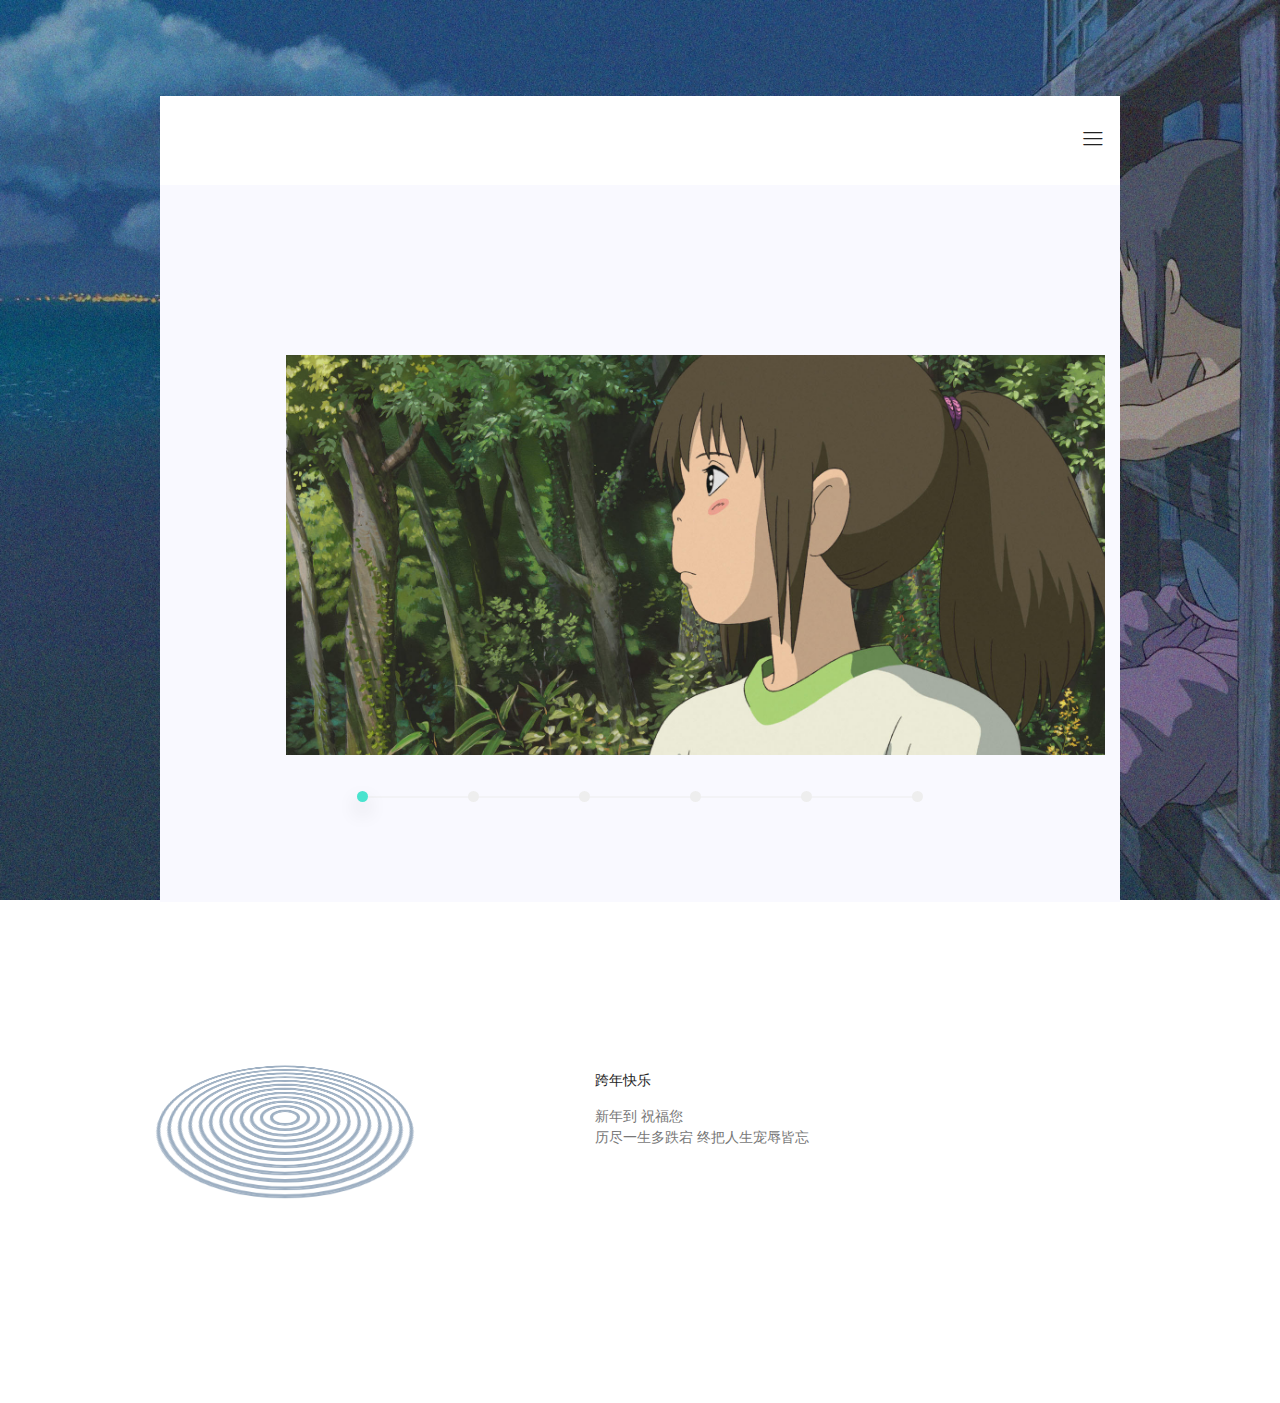
<file: index.html>
<!DOCTYPE html>
<html lang="zxx" class="no-js">

<head>
	<meta name="viewport"
		content="width=device-width, user-scalable=yes, initial-scale=0.5 maximum-scale=1.0 minimum-scale=0.5">
	<meta name="author" content="CodePixar">
	<meta name="description" content="">
	<meta name="keywords" content="">
	<meta charset="UTF-8">
	<link rel="icon" href="../images/icon.ico">
	<title>夜卜小魔王</title>

	<script src="pages/js/jquery-2.2.4.min.js"></script>
	<script src="pages/js/jquery.ajaxchimp.min.js"></script>
	<script src="pages/js/owl.carousel.min.js"></script>
	<script src="pages/js/jquery.nice-select.min.js"></script>
	<script src="pages/js/jquery.magnific-popup.min.js"></script>
	<script src="pages/js/main.js"></script>

	<!-- CSS -->
	<link rel="stylesheet" href="pages/css/linearicons.css">
	<link rel="stylesheet" href="pages/css/owl.carousel.css">
	<link rel="stylesheet" href="pages/css/bootstrap.css">
	<link rel="stylesheet" href="pages/css/main.css">
	<link rel="stylesheet" href="pages/css/home.css">

</head>

<body>


	<div class="main-wrapper-first">
		<header>
			<div class="container">
				<div class="header-wrap">
					<div class="header-top d-flex justify-content-between align-items-center">
						<div>
							<a href="pages/home.html"></a>
						</div>
						<div class="main-menubar d-flex align-items-center">
							<nav class="hide">
								<a href="pages/home.html">Home</a>
								<a href="pages/story.html">Story</a>
								<a href="pages/tool.html">Tool</a>
								<a href="pages/about.html">About</a>
							</nav>
							<div class="menu-bar"><span class="lnr lnr-menu"></span></div>
						</div>
					</div>
				</div>
			</div>
		</header>
	</div>

	<div class="main-wrapper">
		<!-- 壁纸展示区开始 -->
		<section class="background-image">
			<div class="container">
				<div class="row justify-content-center">
					<div class="col-lg-8">
						<div class="section-title text-center">
							<!-- <h3>My favourite background images</h3> -->
						</div>
					</div>
				</div>
				<div class="active-works-carousel mt-40">
					<div class="item">
						<div class="thumb" style="background: url(pages/img/1.jpg);"></div>
					</div>
					<div class="item">
						<div class="thumb" style="background: url(pages/img/2.jpg);"></div>
					</div>
					<div class="item">
						<div class="thumb" style="background: url(pages/img/3.jpg);"></div>
					</div>
					<div class="item">
						<div class="thumb" style="background: url(pages/img/4.jpg);"></div>
					</div>
					<div class="item">
						<div class="thumb" style="background: url(pages/img/5.jpg);"></div>
					</div>
					<div class="item">
						<div class="thumb" style="background: url(pages/img/6.jpg);"></div>
					</div>
				</div>
			</div>
		</section>
		<!-- 壁纸展示区结束 -->

		<!-- 文章区开始 -->
		<section class="story-area">
			<div class="container">
				<div class="row align-items-center">
					<div class="loader">
						<span></span>
						<span></span>
						<span></span>
						<span></span>
						<span></span>
						<span></span>
						<span></span>
						<span></span>
						<span></span>
						<span></span>
						<span></span>
						<span></span>
					</div>
					<div class="col-lg-1"></div>
					<div class="col-lg-6">
						<div class="story-box">
							<h6 class="text-uppercase">跨年快乐</h6>
							<p> 新年到 祝福您
								<br>
								历尽一生多跌宕
								终把人生宠辱皆忘
							</p>
							<p></p>
							<!-- <a class="primary-btn d-inline-flex align-items-center" onclick="enter_latest()"><span
									class="mr-10">开始阅读</span><span class="lnr lnr-arrow-right"></span></a> -->
						</div>
					</div>
					<div class="col-lg-2">
						<div class="story-title sm-hide text-right">
							<h3 class="text-white"></h3>
							<span class="text-uppercase text-white"></span>
						</div>
					</div>
					<div class="col-lg-1"></div>
				</div>
			</div>
		</section>
		<!-- 文章区结束 -->

		<!-- 页尾挂件区开始 -->
		<section class="footer-widget-area">
			<div class="container">
				<div class="row">
					<!-- <div class="col-md-4">
						<div class="single-widget d-flex flex-wrap justify-content-between">
							<div class="icon d-flex align-items-center justify-content-center">
								<span class="lnr lnr-pushpin"></span>
							</div>
							<div class="desc">
								<h6 class="title text-uppercase">Address</h6>
								<p>China, <br> Hubei, <br>Wuhan</p>
							</div>
						</div>
					</div>
					<div class="col-md-4">
						<div class="single-widget d-flex flex-wrap justify-content-between">
							<div class="icon d-flex align-items-center justify-content-center">
								<span class="lnr lnr-earth"></span>
							</div>
							<div class="desc">
								<h6 class="title text-uppercase">Email Address</h6>
								<div class="contact">
									<a href="https://email.163.com/">18370351239@163.com</a> <br>
								</div>
							</div>
						</div>
					</div>
					<div class="col-md-4"> -->
					<!-- <div class="single-widget d-flex flex-wrap justify-content-between">
						<div class="icon d-flex align-items-center justify-content-center">
							<span class="lnr lnr-phone"></span>
						</div>
						<div class="desc">
							<h6 class="title text-uppercase">Phone Number</h6>
							<div class="contact">
								<a>18370351239</a> <br>
							</div>
						</div> -->
				</div>
			</div>
	</div>
	</div>
	</section>
	<!-- 页尾挂件区结束 -->

	</div>



</body>

</html>
</file>
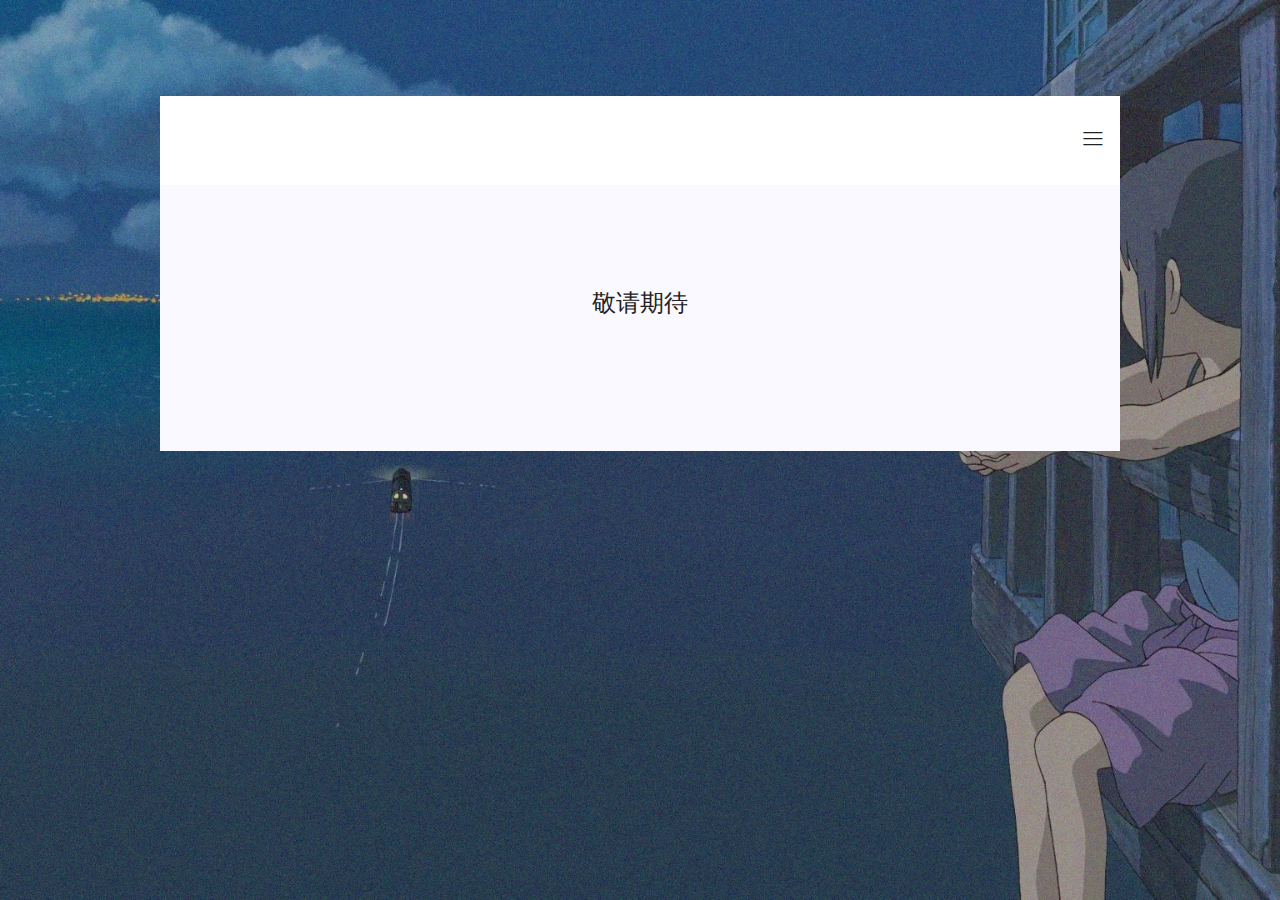
<file: pages/about.html>
<!DOCTYPE html>
<html lang="zxx" class="no-js">

<head>
    <meta name="viewport"
        content="width=device-width, user-scalable=yes, initial-scale=0.5 maximum-scale=1.0 minimum-scale=0.5">
    <meta name="author" content="CodePixar">
    <meta name="description" content="">
    <meta name="keywords" content="">
    <meta charset="UTF-8">
    <link rel="icon" href="../images/icon.ico">
    <title>夜卜小魔王</title>

    <script src="js/jquery-2.2.4.min.js"></script>
    <script src="js/jquery.ajaxchimp.min.js"></script>
    <script src="js/owl.carousel.min.js"></script>
    <script src="js/jquery.nice-select.min.js"></script>
    <script src="js/jquery.magnific-popup.min.js"></script>
    <script src="js/main.js"></script>


    <!-- CSS -->
    <link rel="stylesheet" href="css/linearicons.css">
    <link rel="stylesheet" href="css/owl.carousel.css">
    <link rel="stylesheet" href="css/bootstrap.css">
    <link rel="stylesheet" href="css/main.css">
    <link rel="stylesheet" href="css/home.css">
</head>

<body>


    <div class="main-wrapper-first">
        <header>
            <div class="container">
                <div class="header-wrap">
                    <div class="header-top d-flex justify-content-between align-items-center">
                        <div>
                            <a></a>
                        </div>
                        <div class="main-menubar d-flex align-items-center">
                            <nav class="hide">
                                <a href="home.html">Home</a>
                                <a href="story.html">Story</a>
                                <a href="tool.html">Tool</a>
                                <a href="about.html">About</a>
                            </nav>
                            <div class="menu-bar"><span class="lnr lnr-menu"></span></div>
                        </div>
                    </div>
                </div>
            </div>
        </header>
    </div>


    <div class="main-wrapper">
        <!-- 展示区开始 -->
        <section class="background-image">
            <div class="container">
                <div class="row justify-content-center">
                    <div class="col-lg-8">
                        <div class="section-title text-center">
                            <h3>敬请期待</h3>
                        </div>
                    </div>
                </div>
            </div>
        </section>
        <!-- 展示区结束 -->


        <!-- 页尾挂件区开始 -->
        <!-- <section class="footer-widget-area">
            <div class="container">
                <div class="row">
                    <div class="col-md-4">
                        <div class="single-widget d-flex flex-wrap justify-content-between">
                            <div class="icon d-flex align-items-center justify-content-center">
                                <span class="lnr lnr-pushpin"></span>
                            </div>
                            <div class="desc">
                                <h6 class="title text-uppercase">Address</h6>
                                <p>China, <br> Hubei, <br>Wuhan</p>
                            </div>
                        </div>
                    </div>
                    <div class="col-md-4">
                        <div class="single-widget d-flex flex-wrap justify-content-between">
                            <div class="icon d-flex align-items-center justify-content-center">
                                <span class="lnr lnr-earth"></span>
                            </div>
                            <div class="desc">
                                <h6 class="title text-uppercase">Email Address</h6>
                                <div class="contact">
                                    <a href="https://email.163.com/">18370351239@163.com</a> <br>
                                </div>
                            </div>
                        </div>
                    </div>
                    <div class="col-md-4">
                        <div class="single-widget d-flex flex-wrap justify-content-between">
                            <div class="icon d-flex align-items-center justify-content-center">
                                <span class="lnr lnr-phone"></span>
                            </div>
                            <div class="desc">
                                <h6 class="title text-uppercase">Phone Number</h6>
                                <div class="contact">
                                    <a>18370351239</a> <br>
                                </div>
                            </div>
                        </div>
                    </div>
                </div>
            </div>
        </section> -->
        <!-- 页尾挂件区结束 -->

    </div>

</body>

</html>
</file>
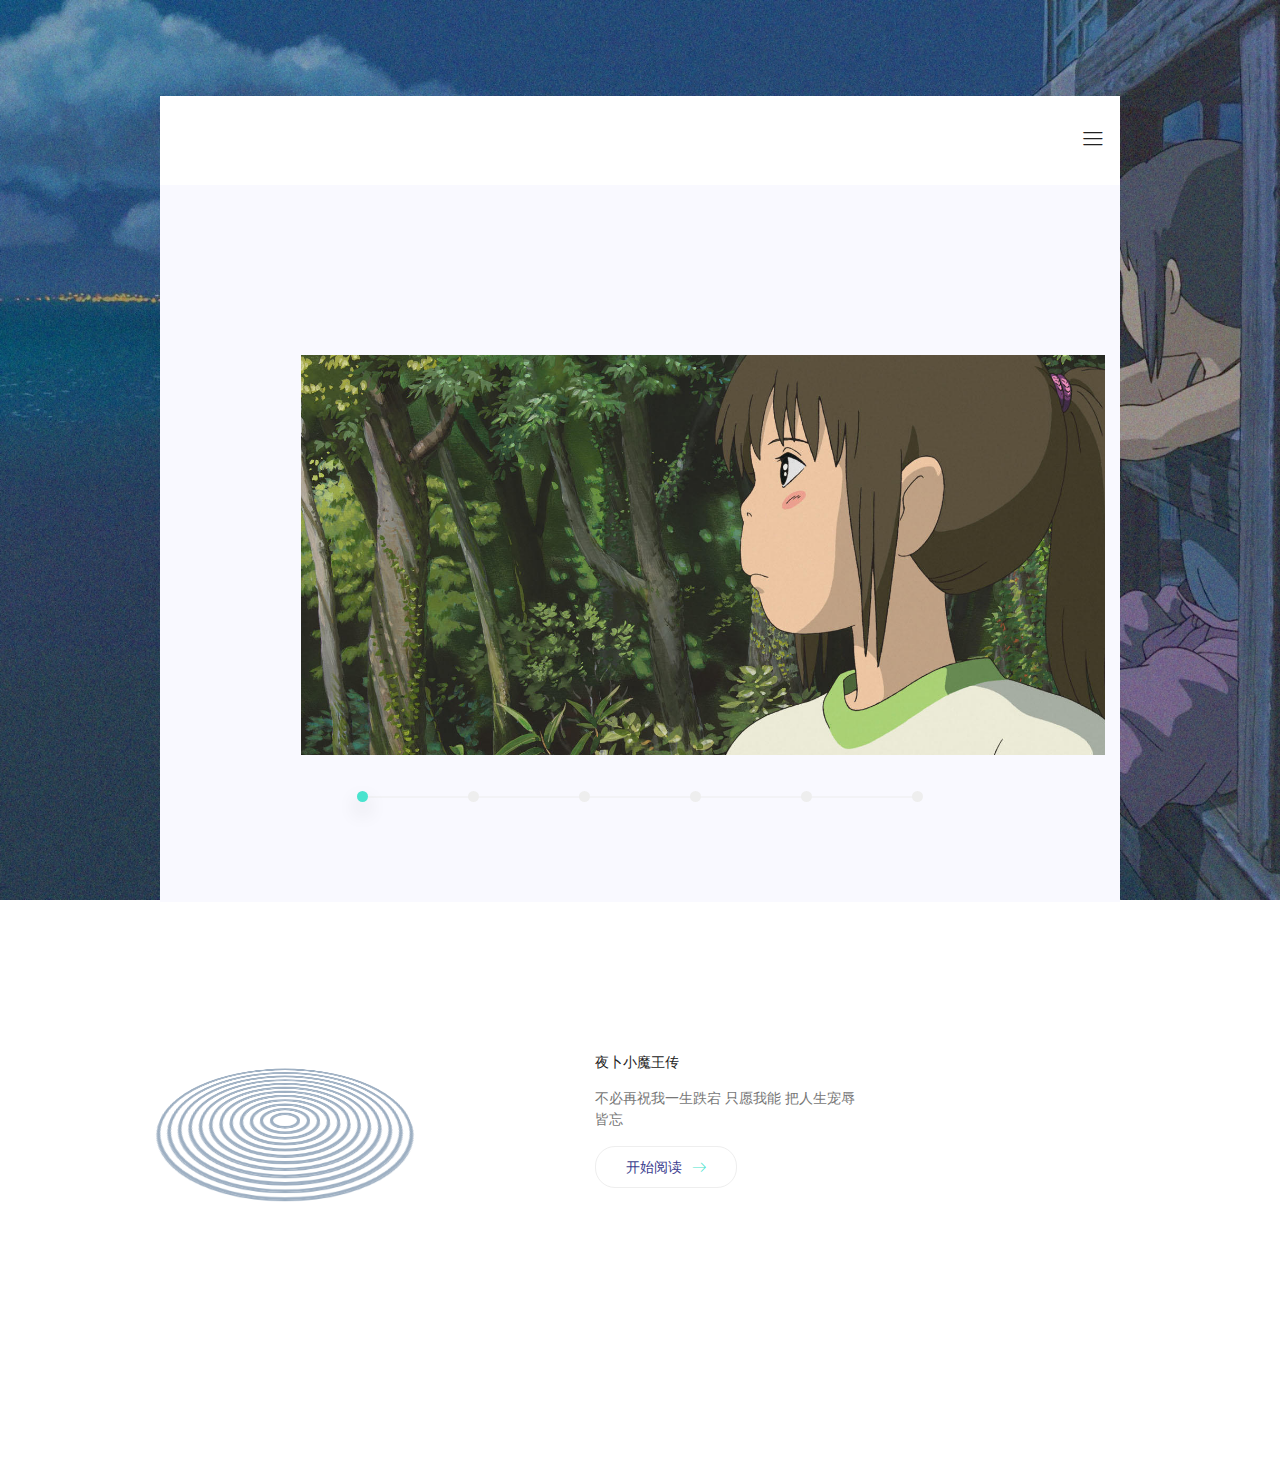
<file: pages/home.html>
<!DOCTYPE html>
<html lang="zxx" class="no-js">

<head>
	<meta name="viewport"
		content="width=device-width, user-scalable=yes, initial-scale=0.5 maximum-scale=1.0 minimum-scale=0.5">
	<meta name="author" content="CodePixar">
	<meta name="description" content="">
	<meta name="keywords" content="">
	<meta charset="UTF-8">
	<link rel="icon" href="../images/icon.ico">
	<title>夜卜小魔王</title>

	<script src="js/jquery-2.2.4.min.js"></script>
	<script src="js/jquery.ajaxchimp.min.js"></script>
	<script src="js/owl.carousel.min.js"></script>
	<script src="js/jquery.nice-select.min.js"></script>
	<script src="js/jquery.magnific-popup.min.js"></script>
	<script src="js/main.js"></script>

	<!-- CSS -->
	<link rel="stylesheet" href="css/linearicons.css">
	<link rel="stylesheet" href="css/owl.carousel.css">
	<link rel="stylesheet" href="css/bootstrap.css">
	<link rel="stylesheet" href="css/main.css">
	<link rel="stylesheet" href="css/home.css">

</head>

<body>


	<div class="main-wrapper-first">
		<header>
			<div class="container">
				<div class="header-wrap">
					<div class="header-top d-flex justify-content-between align-items-center">
						<div>
							<a href="home.html"></a>
						</div>
						<div class="main-menubar d-flex align-items-center">
							<nav class="hide">
								<a href="home.html">Home</a>
								<a href="story.html">Story</a>
								<a href="tool.html">Tool</a>
								<a href="about.html">About</a>
							</nav>
							<div class="menu-bar"><span class="lnr lnr-menu"></span></div>
						</div>
					</div>
				</div>
			</div>
		</header>
	</div>

	<div class="main-wrapper">
		<!-- 壁纸展示区开始 -->
		<section class="background-image">
			<div class="container">
				<div class="row justify-content-center">
					<div class="col-lg-8">
						<div class="section-title text-center">
							<!-- <h3>My favourite background images</h3> -->
						</div>
					</div>
				</div>
				<div class="active-works-carousel mt-40">
					<div class="item">
						<div class="thumb" style="background: url(img/1.jpg);"></div>
					</div>
					<div class="item">
						<div class="thumb" style="background: url(img/2.jpg);"></div>
					</div>
					<div class="item">
						<div class="thumb" style="background: url(img/3.jpg);"></div>
					</div>
					<div class="item">
						<div class="thumb" style="background: url(img/4.jpg);"></div>
					</div>
					<div class="item">
						<div class="thumb" style="background: url(img/5.jpg);"></div>
					</div>
					<div class="item">
						<div class="thumb" style="background: url(img/6.jpg);"></div>
					</div>
				</div>
			</div>
		</section>
		<!-- 壁纸展示区结束 -->

		<!-- 文章区开始 -->
		<section class="story-area">
			<div class="container">
				<div class="row align-items-center">
					<div class="loader">
						<span></span>
						<span></span>
						<span></span>
						<span></span>
						<span></span>
						<span></span>
						<span></span>
						<span></span>
						<span></span>
						<span></span>
						<span></span>
						<span></span>
					</div>
					<div class="col-lg-1"></div>
					<div class="col-lg-6">
						<div class="story-box">
							<h6 class="text-uppercase">夜卜小魔王传</h6>
							<p>不必再祝我一生跌宕
								只愿我能 把人生宠辱皆忘</p>
							<a class="primary-btn d-inline-flex align-items-center" onclick="enter_latest()"><span
									class="mr-10">开始阅读</span><span class="lnr lnr-arrow-right"></span></a>
						</div>
					</div>
					<div class="col-lg-2">
						<div class="story-title sm-hide text-right">
							<h3 class="text-white">最新推文</h3>
							<span class="text-uppercase text-white">讲了些什么呢</span>
						</div>
					</div>
					<div class="col-lg-1"></div>
				</div>
			</div>
		</section>
		<!-- 文章区结束 -->

		<!-- 页尾挂件区开始 -->
		<section class="footer-widget-area">
			<div class="container">
				<div class="row">
					<!-- <div class="col-md-4">
						<div class="single-widget d-flex flex-wrap justify-content-between">
							<div class="icon d-flex align-items-center justify-content-center">
								<span class="lnr lnr-pushpin"></span>
							</div>
							<div class="desc">
								<h6 class="title text-uppercase">Address</h6>
								<p>China, <br> Hubei, <br>Wuhan</p>
							</div>
						</div>
					</div>
					<div class="col-md-4">
						<div class="single-widget d-flex flex-wrap justify-content-between">
							<div class="icon d-flex align-items-center justify-content-center">
								<span class="lnr lnr-earth"></span>
							</div>
							<div class="desc">
								<h6 class="title text-uppercase">Email Address</h6>
								<div class="contact">
									<a href="https://email.163.com/">18370351239@163.com</a> <br>
								</div>
							</div>
						</div>
					</div>
					<div class="col-md-4"> -->
					<!-- <div class="single-widget d-flex flex-wrap justify-content-between">
						<div class="icon d-flex align-items-center justify-content-center">
							<span class="lnr lnr-phone"></span>
						</div>
						<div class="desc">
							<h6 class="title text-uppercase">Phone Number</h6>
							<div class="contact">
								<a>18370351239</a> <br>
							</div>
						</div> -->
				</div>
			</div>
	</div>
	</div>
	</section>
	<!-- 页尾挂件区结束 -->

	</div>



</body>

</html>
</file>
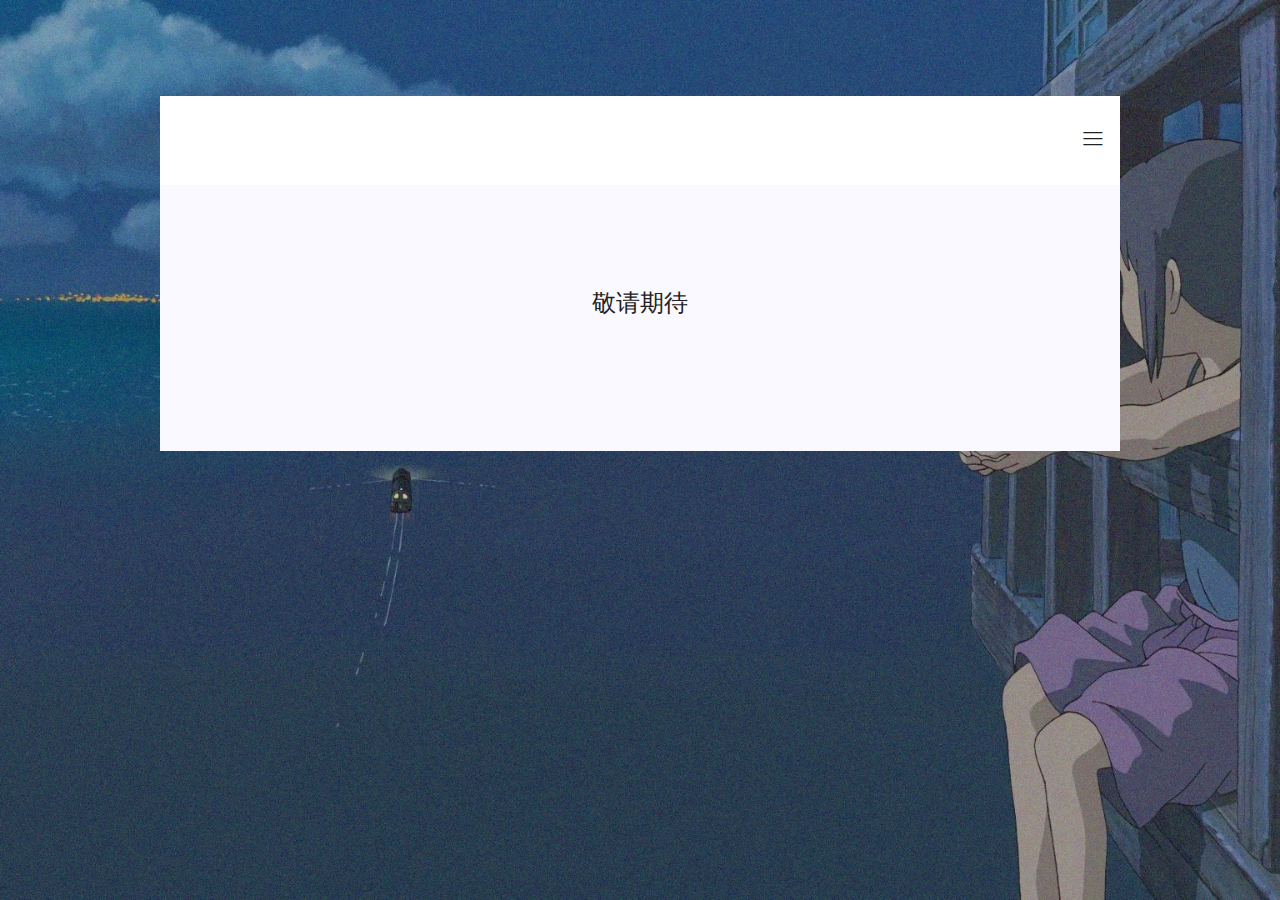
<file: pages/story.html>
<!DOCTYPE html>
<html lang="zxx" class="no-js">

<head>
    <meta name="viewport"
        content="width=device-width, user-scalable=yes, initial-scale=0.5 maximum-scale=1.0 minimum-scale=0.5">
    <meta name="author" content="CodePixar">
    <meta name="description" content="">
    <meta name="keywords" content="">
    <meta charset="UTF-8">
    <link rel="icon" href="../images/icon.ico">
    <title>夜卜小魔王</title>

    <script src="js/jquery-2.2.4.min.js"></script>
    <script src="js/jquery.ajaxchimp.min.js"></script>
    <script src="js/owl.carousel.min.js"></script>
    <script src="js/jquery.nice-select.min.js"></script>
    <script src="js/jquery.magnific-popup.min.js"></script>
    <script src="js/main.js"></script>


    <!-- CSS -->
    <link rel="stylesheet" href="css/linearicons.css">
    <link rel="stylesheet" href="css/owl.carousel.css">
    <link rel="stylesheet" href="css/bootstrap.css">
    <link rel="stylesheet" href="css/main.css">
    <link rel="stylesheet" href="css/home.css">
</head>

<body>


    <div class="main-wrapper-first">
        <header>
            <div class="container">
                <div class="header-wrap">
                    <div class="header-top d-flex justify-content-between align-items-center">
                        <div>
                            <a></a>
                        </div>
                        <div class="main-menubar d-flex align-items-center">
                            <nav class="hide">
                                <a href="home.html">Home</a>
                                <a href="story.html">Story</a>
                                <a href="tool.html">Tool</a>
                                <a href="about.html">About</a>
                            </nav>
                            <div class="menu-bar"><span class="lnr lnr-menu"></span></div>
                        </div>
                    </div>
                </div>
            </div>
        </header>
    </div>

    <div class="main-wrapper">
        <!-- 展示区开始 -->
        <section class="background-image">
            <div class="container">
                <div class="row justify-content-center">
                    <div class="col-lg-8">
                        <div class="section-title text-center">
                            <h3>敬请期待</h3>
                        </div>
                    </div>
                </div>
            </div>
        </section>
        <!-- 展示区结束 -->


        <!-- 页尾挂件区开始 -->
        <!-- <section class="footer-widget-area">
            <div class="container">
                <div class="row">
                    <div class="col-md-4">
                        <div class="single-widget d-flex flex-wrap justify-content-between">
                            <div class="icon d-flex align-items-center justify-content-center">
                                <span class="lnr lnr-pushpin"></span>
                            </div>
                            <div class="desc">
                                <h6 class="title text-uppercase">Address</h6>
                                <p>China, <br> Hubei, <br>Wuhan</p>
                            </div>
                        </div>
                    </div>
                    <div class="col-md-4">
                        <div class="single-widget d-flex flex-wrap justify-content-between">
                            <div class="icon d-flex align-items-center justify-content-center">
                                <span class="lnr lnr-earth"></span>
                            </div>
                            <div class="desc">
                                <h6 class="title text-uppercase">Email Address</h6>
                                <div class="contact">
                                    <a href="https://email.163.com/">18370351239@163.com</a> <br>
                                </div>
                            </div>
                        </div>
                    </div>
                    <div class="col-md-4">
                        <div class="single-widget d-flex flex-wrap justify-content-between">
                            <div class="icon d-flex align-items-center justify-content-center">
                                <span class="lnr lnr-phone"></span>
                            </div>
                            <div class="desc">
                                <h6 class="title text-uppercase">Phone Number</h6>
                                <div class="contact">
                                    <a>18370351239</a> <br>
                                </div>
                            </div>
                        </div>
                    </div>
                </div>
            </div>
        </section> -->
        <!-- 页尾挂件区结束 -->

    </div>



</body>

</html>
</file>
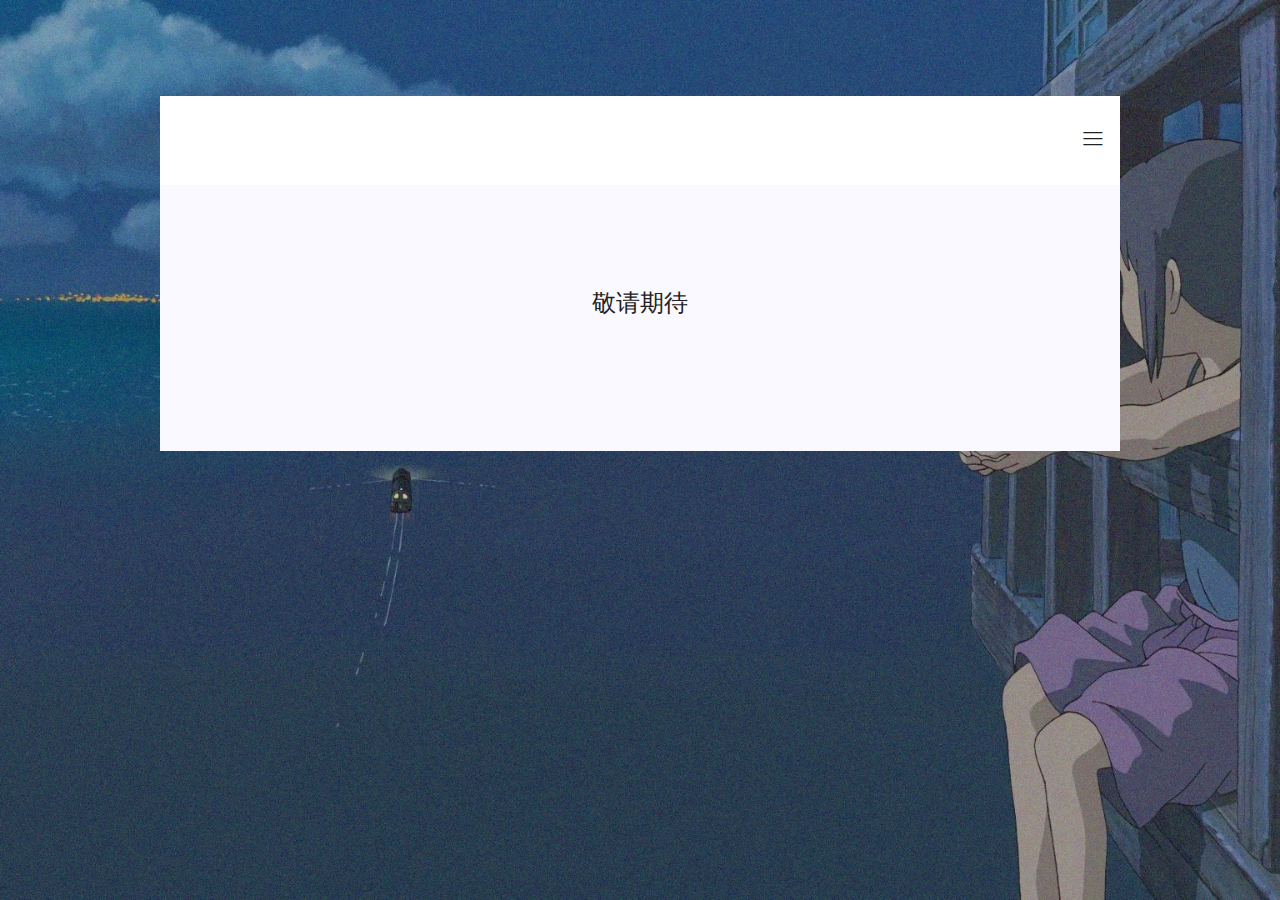
<file: pages/tool.html>
<!DOCTYPE html>
<html lang="zxx" class="no-js">

<head>
    <meta name="viewport"
        content="width=device-width, user-scalable=yes, initial-scale=0.5 maximum-scale=1.0 minimum-scale=0.5">
    <meta name="author" content="CodePixar">
    <meta name="description" content="">
    <meta name="keywords" content="">
    <meta charset="UTF-8">
    <link rel="icon" href="../images/icon.ico">
    <title>夜卜小魔王</title>

    <script src="js/jquery-2.2.4.min.js"></script>
    <script src="js/jquery.ajaxchimp.min.js"></script>
    <script src="js/owl.carousel.min.js"></script>
    <script src="js/jquery.nice-select.min.js"></script>
    <script src="js/jquery.magnific-popup.min.js"></script>
    <script src="js/main.js"></script>


    <!-- CSS -->
    <link rel="stylesheet" href="css/linearicons.css">
    <link rel="stylesheet" href="css/owl.carousel.css">
    <link rel="stylesheet" href="css/bootstrap.css">
    <link rel="stylesheet" href="css/main.css">
    <link rel="stylesheet" href="css/home.css">
</head>

<body>


    <div class="main-wrapper-first">
        <header>
            <div class="container">
                <div class="header-wrap">
                    <div class="header-top d-flex justify-content-between align-items-center">
                        <div>
                            <a></a>
                        </div>
                        <div class="main-menubar d-flex align-items-center">
                            <nav class="hide">
                                <a href="home.html">Home</a>
                                <a href="story.html">Story</a>
                                <a href="tool.html">Tool</a>
                                <a href="about.html">About</a>
                            </nav>
                            <div class="menu-bar"><span class="lnr lnr-menu"></span></div>
                        </div>
                    </div>
                </div>
            </div>
        </header>
    </div>


    <div class="main-wrapper">
        <!-- 展示区开始 -->
        <section class="background-image">
            <div class="container">
                <div class="row justify-content-center">
                    <div class="col-lg-8">
                        <div class="section-title text-center">
                            <h3>敬请期待</h3>
                        </div>
                    </div>
                </div>
            </div>
        </section>
        <!-- 展示区结束 -->


        <!-- 页尾挂件区开始 -->
        <!-- <section class="footer-widget-area">
            <div class="container">
                <div class="row">
                    <div class="col-md-4">
                        <div class="single-widget d-flex flex-wrap justify-content-between">
                            <div class="icon d-flex align-items-center justify-content-center">
                                <span class="lnr lnr-pushpin"></span>
                            </div>
                            <div class="desc">
                                <h6 class="title text-uppercase">Address</h6>
                                <p>China, <br> Hubei, <br>Wuhan</p>
                            </div>
                        </div>
                    </div>
                    <div class="col-md-4">
                        <div class="single-widget d-flex flex-wrap justify-content-between">
                            <div class="icon d-flex align-items-center justify-content-center">
                                <span class="lnr lnr-earth"></span>
                            </div>
                            <div class="desc">
                                <h6 class="title text-uppercase">Email Address</h6>
                                <div class="contact">
                                    <a href="https://email.163.com/">18370351239@163.com</a> <br>
                                </div>
                            </div>
                        </div>
                    </div>
                    <div class="col-md-4">
                        <div class="single-widget d-flex flex-wrap justify-content-between">
                            <div class="icon d-flex align-items-center justify-content-center">
                                <span class="lnr lnr-phone"></span>
                            </div>
                            <div class="desc">
                                <h6 class="title text-uppercase">Phone Number</h6>
                                <div class="contact">
                                    <a>18370351239</a> <br>
                                </div>
                            </div>
                        </div>
                    </div>
                </div>
            </div>
        </section> -->
        <!-- 页尾挂件区结束 -->

    </div>
</body>

</html>
</file>
<file: pages/css/linearicons.css>
@font-face {
	font-family: 'Linearicons-Free';
	src:url('../fonts/Linearicons-Free.eot?w118d');
	src:url('../fonts/Linearicons-Free.eot?#iefixw118d') format('embedded-opentype'),
		url('../fonts/Linearicons-Free.woff2?w118d') format('woff2'),
		url('../fonts/Linearicons-Free.woff?w118d') format('woff'),
		url('../fonts/Linearicons-Free.ttf?w118d') format('truetype'),
		url('../fonts/Linearicons-Free.svg?w118d#Linearicons-Free') format('svg');
	font-weight: normal;
	font-style: normal;
}

.lnr {
	font-family: 'Linearicons-Free';
	/* speak: none; */
	font-style: normal;
	font-weight: normal;
	font-variant: normal;
	text-transform: none;
	line-height: 1;

	/* Better Font Rendering =========== */
	-webkit-font-smoothing: antialiased;
	-moz-osx-font-smoothing: grayscale;
}

.lnr-home:before {
	content: "\e800";
}
.lnr-apartment:before {
	content: "\e801";
}
.lnr-pencil:before {
	content: "\e802";
}
.lnr-magic-wand:before {
	content: "\e803";
}
.lnr-drop:before {
	content: "\e804";
}
.lnr-lighter:before {
	content: "\e805";
}
.lnr-poop:before {
	content: "\e806";
}
.lnr-sun:before {
	content: "\e807";
}
.lnr-moon:before {
	content: "\e808";
}
.lnr-cloud:before {
	content: "\e809";
}
.lnr-cloud-upload:before {
	content: "\e80a";
}
.lnr-cloud-download:before {
	content: "\e80b";
}
.lnr-cloud-sync:before {
	content: "\e80c";
}
.lnr-cloud-check:before {
	content: "\e80d";
}
.lnr-database:before {
	content: "\e80e";
}
.lnr-lock:before {
	content: "\e80f";
}
.lnr-cog:before {
	content: "\e810";
}
.lnr-trash:before {
	content: "\e811";
}
.lnr-dice:before {
	content: "\e812";
}
.lnr-heart:before {
	content: "\e813";
}
.lnr-star:before {
	content: "\e814";
}
.lnr-star-half:before {
	content: "\e815";
}
.lnr-star-empty:before {
	content: "\e816";
}
.lnr-flag:before {
	content: "\e817";
}
.lnr-envelope:before {
	content: "\e818";
}
.lnr-paperclip:before {
	content: "\e819";
}
.lnr-inbox:before {
	content: "\e81a";
}
.lnr-eye:before {
	content: "\e81b";
}
.lnr-printer:before {
	content: "\e81c";
}
.lnr-file-empty:before {
	content: "\e81d";
}
.lnr-file-add:before {
	content: "\e81e";
}
.lnr-enter:before {
	content: "\e81f";
}
.lnr-exit:before {
	content: "\e820";
}
.lnr-graduation-hat:before {
	content: "\e821";
}
.lnr-license:before {
	content: "\e822";
}
.lnr-music-note:before {
	content: "\e823";
}
.lnr-film-play:before {
	content: "\e824";
}
.lnr-camera-video:before {
	content: "\e825";
}
.lnr-camera:before {
	content: "\e826";
}
.lnr-picture:before {
	content: "\e827";
}
.lnr-book:before {
	content: "\e828";
}
.lnr-bookmark:before {
	content: "\e829";
}
.lnr-user:before {
	content: "\e82a";
}
.lnr-users:before {
	content: "\e82b";
}
.lnr-shirt:before {
	content: "\e82c";
}
.lnr-store:before {
	content: "\e82d";
}
.lnr-cart:before {
	content: "\e82e";
}
.lnr-tag:before {
	content: "\e82f";
}
.lnr-phone-handset:before {
	content: "\e830";
}
.lnr-phone:before {
	content: "\e831";
}
.lnr-pushpin:before {
	content: "\e832";
}
.lnr-map-marker:before {
	content: "\e833";
}
.lnr-map:before {
	content: "\e834";
}
.lnr-location:before {
	content: "\e835";
}
.lnr-calendar-full:before {
	content: "\e836";
}
.lnr-keyboard:before {
	content: "\e837";
}
.lnr-spell-check:before {
	content: "\e838";
}
.lnr-screen:before {
	content: "\e839";
}
.lnr-smartphone:before {
	content: "\e83a";
}
.lnr-tablet:before {
	content: "\e83b";
}
.lnr-laptop:before {
	content: "\e83c";
}
.lnr-laptop-phone:before {
	content: "\e83d";
}
.lnr-power-switch:before {
	content: "\e83e";
}
.lnr-bubble:before {
	content: "\e83f";
}
.lnr-heart-pulse:before {
	content: "\e840";
}
.lnr-construction:before {
	content: "\e841";
}
.lnr-pie-chart:before {
	content: "\e842";
}
.lnr-chart-bars:before {
	content: "\e843";
}
.lnr-gift:before {
	content: "\e844";
}
.lnr-diamond:before {
	content: "\e845";
}
.lnr-linearicons:before {
	content: "\e846";
}
.lnr-dinner:before {
	content: "\e847";
}
.lnr-coffee-cup:before {
	content: "\e848";
}
.lnr-leaf:before {
	content: "\e849";
}
.lnr-paw:before {
	content: "\e84a";
}
.lnr-rocket:before {
	content: "\e84b";
}
.lnr-briefcase:before {
	content: "\e84c";
}
.lnr-bus:before {
	content: "\e84d";
}
.lnr-car:before {
	content: "\e84e";
}
.lnr-train:before {
	content: "\e84f";
}
.lnr-bicycle:before {
	content: "\e850";
}
.lnr-wheelchair:before {
	content: "\e851";
}
.lnr-select:before {
	content: "\e852";
}
.lnr-earth:before {
	content: "\e853";
}
.lnr-smile:before {
	content: "\e854";
}
.lnr-sad:before {
	content: "\e855";
}
.lnr-neutral:before {
	content: "\e856";
}
.lnr-mustache:before {
	content: "\e857";
}
.lnr-alarm:before {
	content: "\e858";
}
.lnr-bullhorn:before {
	content: "\e859";
}
.lnr-volume-high:before {
	content: "\e85a";
}
.lnr-volume-medium:before {
	content: "\e85b";
}
.lnr-volume-low:before {
	content: "\e85c";
}
.lnr-volume:before {
	content: "\e85d";
}
.lnr-mic:before {
	content: "\e85e";
}
.lnr-hourglass:before {
	content: "\e85f";
}
.lnr-undo:before {
	content: "\e860";
}
.lnr-redo:before {
	content: "\e861";
}
.lnr-sync:before {
	content: "\e862";
}
.lnr-history:before {
	content: "\e863";
}
.lnr-clock:before {
	content: "\e864";
}
.lnr-download:before {
	content: "\e865";
}
.lnr-upload:before {
	content: "\e866";
}
.lnr-enter-down:before {
	content: "\e867";
}
.lnr-exit-up:before {
	content: "\e868";
}
.lnr-bug:before {
	content: "\e869";
}
.lnr-code:before {
	content: "\e86a";
}
.lnr-link:before {
	content: "\e86b";
}
.lnr-unlink:before {
	content: "\e86c";
}
.lnr-thumbs-up:before {
	content: "\e86d";
}
.lnr-thumbs-down:before {
	content: "\e86e";
}
.lnr-magnifier:before {
	content: "\e86f";
}
.lnr-cross:before {
	content: "\e870";
}
.lnr-menu:before {
	content: "\e871";
}
.lnr-list:before {
	content: "\e872";
}
.lnr-chevron-up:before {
	content: "\e873";
}
.lnr-chevron-down:before {
	content: "\e874";
}
.lnr-chevron-left:before {
	content: "\e875";
}
.lnr-chevron-right:before {
	content: "\e876";
}
.lnr-arrow-up:before {
	content: "\e877";
}
.lnr-arrow-down:before {
	content: "\e878";
}
.lnr-arrow-left:before {
	content: "\e879";
}
.lnr-arrow-right:before {
	content: "\e87a";
}
.lnr-move:before {
	content: "\e87b";
}
.lnr-warning:before {
	content: "\e87c";
}
.lnr-question-circle:before {
	content: "\e87d";
}
.lnr-menu-circle:before {
	content: "\e87e";
}
.lnr-checkmark-circle:before {
	content: "\e87f";
}
.lnr-cross-circle:before {
	content: "\e880";
}
.lnr-plus-circle:before {
	content: "\e881";
}
.lnr-circle-minus:before {
	content: "\e882";
}
.lnr-arrow-up-circle:before {
	content: "\e883";
}
.lnr-arrow-down-circle:before {
	content: "\e884";
}
.lnr-arrow-left-circle:before {
	content: "\e885";
}
.lnr-arrow-right-circle:before {
	content: "\e886";
}
.lnr-chevron-up-circle:before {
	content: "\e887";
}
.lnr-chevron-down-circle:before {
	content: "\e888";
}
.lnr-chevron-left-circle:before {
	content: "\e889";
}
.lnr-chevron-right-circle:before {
	content: "\e88a";
}
.lnr-crop:before {
	content: "\e88b";
}
.lnr-frame-expand:before {
	content: "\e88c";
}
.lnr-frame-contract:before {
	content: "\e88d";
}
.lnr-layers:before {
	content: "\e88e";
}
.lnr-funnel:before {
	content: "\e88f";
}
.lnr-text-format:before {
	content: "\e890";
}
.lnr-text-format-remove:before {
	content: "\e891";
}
.lnr-text-size:before {
	content: "\e892";
}
.lnr-bold:before {
	content: "\e893";
}
.lnr-italic:before {
	content: "\e894";
}
.lnr-underline:before {
	content: "\e895";
}
.lnr-strikethrough:before {
	content: "\e896";
}
.lnr-highlight:before {
	content: "\e897";
}
.lnr-text-align-left:before {
	content: "\e898";
}
.lnr-text-align-center:before {
	content: "\e899";
}
.lnr-text-align-right:before {
	content: "\e89a";
}
.lnr-text-align-justify:before {
	content: "\e89b";
}
.lnr-line-spacing:before {
	content: "\e89c";
}
.lnr-indent-increase:before {
	content: "\e89d";
}
.lnr-indent-decrease:before {
	content: "\e89e";
}
.lnr-pilcrow:before {
	content: "\e89f";
}
.lnr-direction-ltr:before {
	content: "\e8a0";
}
.lnr-direction-rtl:before {
	content: "\e8a1";
}
.lnr-page-break:before {
	content: "\e8a2";
}
.lnr-sort-alpha-asc:before {
	content: "\e8a3";
}
.lnr-sort-amount-asc:before {
	content: "\e8a4";
}
.lnr-hand:before {
	content: "\e8a5";
}
.lnr-pointer-up:before {
	content: "\e8a6";
}
.lnr-pointer-right:before {
	content: "\e8a7";
}
.lnr-pointer-down:before {
	content: "\e8a8";
}
.lnr-pointer-left:before {
	content: "\e8a9";
}
</file>
<file: pages/css/main.css>
/*--------------------------- Color variations ----------------------*/
/* Medium Layout: 1280px */
/* Tablet Layout: 768px */
/* Mobile Layout: 320px */
/* Wide Mobile Layout: 480px */
/* =================================== */
/*  Basic Style 
/* =================================== */
::-webkit-input-placeholder {
  /* WebKit, Blink, Edge */
  color: #777777;
  font-weight: 300;
}

:-moz-placeholder {
  /* Mozilla Firefox 4 to 18 */
  color: #777777;
  opacity: 1;
  font-weight: 300;
}

::-moz-placeholder {
  /* Mozilla Firefox 19+ */
  color: #777777;
  opacity: 1;
  font-weight: 300;
}

:-ms-input-placeholder {
  /* Internet Explorer 10-11 */
  color: #777777;
  font-weight: 300;
}

::-ms-input-placeholder {
  /* Microsoft Edge */
  color: #777777;
  font-weight: 300;
}

body {
  color: #777777;
  font-family: "Poppins", sans-serif;
  font-size: 14px;
  font-weight: 300;
  line-height: 1.5em;
  position: relative;
  -webkit-font-smoothing: antialiased;
  -moz-osx-font-smoothing: grayscale;
}

ol, ul {
  margin: 0;
  padding: 0;
  list-style: none;
}

select {
  display: block;
}

figure {
  margin: 0;
}

a {
  -webkit-transition: all 0.3s ease 0s;
  -moz-transition: all 0.3s ease 0s;
  -o-transition: all 0.3s ease 0s;
  transition: all 0.3s ease 0s;
}

iframe {
  border: 0;
}

a, a:focus, a:hover {
  text-decoration: none;
  outline: 0;
  color: #777777;
}

.btn.active.focus,
.btn.active:focus,
.btn.focus,
.btn.focus:active,
.btn:active:focus,
.btn:focus {
  text-decoration: none;
  outline: 0;
}

.card-panel {
  margin: 0;
  padding: 60px;
}

/**
 *  Typography
 *
 **/
.btn i, .btn-large i, .btn-floating i, .btn-large i, .btn-flat i {
  font-size: 1em;
  line-height: inherit;
}

.gray-bg {
  background: #f9f9ff;
}

h1, h2, h3,
h4, h5, h6 {
  font-family: "Poppins", sans-serif;
  color: #222222;
  line-height: 1.5em;
  margin-bottom: 0;
  margin-top: 0;
  font-weight: 500;
}

.h1, .h2, .h3,
.h4, .h5, .h6 {
  margin-bottom: 0;
  margin-top: 0;
  font-family: "Poppins", sans-serif;
  font-weight: 600;
  color: #222222;
}

h1, .h1 {
  font-size: 36px;
}

h2, .h2 {
  font-size: 30px;
}

h3, .h3 {
  font-size: 24px;
}

h4, .h4 {
  font-size: 18px;
}

h5, .h5 {
  font-size: 16px;
}

h6, .h6 {
  font-size: 14px;
  color: #222222;
}

td, th {
  border-radius: 0px;
}

/**
 * For modern browsers
 * 1. The space content is one way to avoid an Opera bug when the
 *    contenteditable attribute is included anywhere else in the document.
 *    Otherwise it causes space to appear at the top and bottom of elements
 *    that are clearfixed.
 * 2. The use of `table` rather than `block` is only necessary if using
 *    `:before` to contain the top-margins of child elements.
 */
.clear::before, .clear::after {
  content: " ";
  display: table;
}

.clear::after {
  clear: both;
}

.fz-11 {
  font-size: 11px;
}

.fz-12 {
  font-size: 12px;
}

.fz-13 {
  font-size: 13px;
}

.fz-14 {
  font-size: 14px;
}

.fz-15 {
  font-size: 15px;
}

.fz-16 {
  font-size: 16px;
}

.fz-18 {
  font-size: 18px;
}

.fz-30 {
  font-size: 30px;
}

.fz-48 {
  font-size: 48px !important;
}

.fw100 {
  font-weight: 100;
}

.fw300 {
  font-weight: 300;
}

.fw400 {
  font-weight: 400 !important;
}

.fw500 {
  font-weight: 500;
}

.f700 {
  font-weight: 700;
}

.fsi {
  font-style: italic;
}

.mt-10 {
  margin-top: 10px;
}

.mt-15 {
  margin-top: 15px;
}

.mt-20 {
  margin-top: 20px;
}

.mt-25 {
  margin-top: 25px;
}

.mt-30 {
  margin-top: 30px;
}

.mt-35 {
  margin-top: 35px;
}

.mt-40 {
  margin-top: 40px;
}

.mt-50 {
  margin-top: 50px;
}

.mt-60 {
  margin-top: 60px;
}

.mt-70 {
  margin-top: 70px;
}

.mt-80 {
  margin-top: 80px;
}

.mt-100 {
  margin-top: 100px;
}

.mt-120 {
  margin-top: 120px;
}

.mt-150 {
  margin-top: 150px;
}

.ml-0 {
  margin-left: 0 !important;
}

.ml-5 {
  margin-left: 5px !important;
}

.ml-10 {
  margin-left: 10px;
}

.ml-15 {
  margin-left: 15px;
}

.ml-20 {
  margin-left: 20px;
}

.ml-30 {
  margin-left: 30px;
}

.ml-50 {
  margin-left: 50px;
}

.mr-0 {
  margin-right: 0 !important;
}

.mr-5 {
  margin-right: 5px !important;
}

.mr-15 {
  margin-right: 15px;
}

.mr-10 {
  margin-right: 10px;
}

.mr-20 {
  margin-right: 20px;
}

.mr-30 {
  margin-right: 30px;
}

.mr-50 {
  margin-right: 50px;
}

.mb-0 {
  margin-bottom: 0px;
}

.mb-0-i {
  margin-bottom: 0px !important;
}

.mb-5 {
  margin-bottom: 5px;
}

.mb-10 {
  margin-bottom: 10px;
}

.mb-15 {
  margin-bottom: 15px;
}

.mb-20 {
  margin-bottom: 20px;
}

.mb-25 {
  margin-bottom: 25px;
}

.mb-30 {
  margin-bottom: 30px;
}

.mb-40 {
  margin-bottom: 40px;
}

.mb-50 {
  margin-bottom: 50px;
}

.mb-60 {
  margin-bottom: 60px;
}

.mb-70 {
  margin-bottom: 70px;
}

.mb-80 {
  margin-bottom: 80px;
}

.mb-90 {
  margin-bottom: 90px;
}

.mb-100 {
  margin-bottom: 100px;
}

.pt-0 {
  padding-top: 0px;
}

.pt-10 {
  padding-top: 10px;
}

.pt-15 {
  padding-top: 15px;
}

.pt-20 {
  padding-top: 20px;
}

.pt-25 {
  padding-top: 25px;
}

.pt-30 {
  padding-top: 30px;
}

.pt-40 {
  padding-top: 40px;
}

.pt-50 {
  padding-top: 50px;
}

.pt-60 {
  padding-top: 60px;
}

.pt-70 {
  padding-top: 70px;
}

.pt-80 {
  padding-top: 80px;
}

.pt-90 {
  padding-top: 90px;
}

.pt-100 {
  padding-top: 100px;
}

.pt-150 {
  padding-top: 150px;
}

.pb-0 {
  padding-bottom: 0px;
}

.pb-10 {
  padding-bottom: 10px;
}

.pb-15 {
  padding-bottom: 15px;
}

.pb-20 {
  padding-bottom: 20px;
}

.pb-25 {
  padding-bottom: 25px;
}

.pb-30 {
  padding-bottom: 30px;
}

.pb-40 {
  padding-bottom: 40px;
}

.pb-50 {
  padding-bottom: 50px;
}

.pb-60 {
  padding-bottom: 60px;
}

.pb-70 {
  padding-bottom: 70px;
}

.pb-80 {
  padding-bottom: 80px;
}

.pb-90 {
  padding-bottom: 90px;
}

.pb-100 {
  padding-bottom: 100px;
}

.pb-150 {
  padding-bottom: 150px;
}

.pr-30 {
  padding-right: 30px;
}

.pl-30 {
  padding-left: 30px;
}

.p-40 {
  padding: 40px;
}

.float-left {
  float: left;
}

.float-right {
  float: right;
}

.text-italic {
  font-style: italic;
}

.text-white {
  color: #fff;
}

.transition {
  -webkit-transition: all 0.3s ease 0s;
  -moz-transition: all 0.3s ease 0s;
  -o-transition: all 0.3s ease 0s;
  transition: all 0.3s ease 0s;
}

.section-full {
  padding: 100px 0;
}

.section-half {
  padding: 75px 0;
}

.flex {
  display: -webkit-box;
  display: -webkit-flex;
  display: -moz-flex;
  display: -ms-flexbox;
  display: flex;
}

.inline-flex {
  display: -webkit-inline-box;
  display: -webkit-inline-flex;
  display: -moz-inline-flex;
  display: -ms-inline-flexbox;
  display: inline-flex;
}

.flex-grow {
  -webkit-box-flex: 1;
  -webkit-flex-grow: 1;
  -moz-flex-grow: 1;
  -ms-flex-positive: 1;
  flex-grow: 1;
}

.flex-wrap {
  -webkit-flex-wrap: wrap;
  -moz-flex-wrap: wrap;
  -ms-flex-wrap: wrap;
  flex-wrap: wrap;
}

.flex-left {
  -webkit-box-pack: start;
  -ms-flex-pack: start;
  -webkit-justify-content: flex-start;
  -moz-justify-content: flex-start;
  justify-content: flex-start;
}

.flex-middle {
  -webkit-box-align: center;
  -ms-flex-align: center;
  -webkit-align-items: center;
  -moz-align-items: center;
  align-items: center;
}

.flex-right {
  -webkit-box-pack: end;
  -ms-flex-pack: end;
  -webkit-justify-content: flex-end;
  -moz-justify-content: flex-end;
  justify-content: flex-end;
}

.flex-top {
  -webkit-align-self: flex-start;
  -moz-align-self: flex-start;
  -ms-flex-item-align: start;
  align-self: flex-start;
}

.flex-center {
  -webkit-box-pack: center;
  -ms-flex-pack: center;
  -webkit-justify-content: center;
  -moz-justify-content: center;
  justify-content: center;
}

.flex-bottom {
  -webkit-align-self: flex-end;
  -moz-align-self: flex-end;
  -ms-flex-item-align: end;
  align-self: flex-end;
}

.space-between {
  -webkit-box-pack: justify;
  -ms-flex-pack: justify;
  -webkit-justify-content: space-between;
  -moz-justify-content: space-between;
  justify-content: space-between;
}

.space-around {
  -ms-flex-pack: distribute;
  -webkit-justify-content: space-around;
  -moz-justify-content: space-around;
  justify-content: space-around;
}

.flex-column {
  -webkit-box-direction: normal;
  -webkit-box-orient: vertical;
  -webkit-flex-direction: column;
  -moz-flex-direction: column;
  -ms-flex-direction: column;
  flex-direction: column;
}

.flex-cell {
  display: -webkit-box;
  display: -webkit-flex;
  display: -moz-flex;
  display: -ms-flexbox;
  display: flex;
  -webkit-box-flex: 1;
  -webkit-flex-grow: 1;
  -moz-flex-grow: 1;
  -ms-flex-positive: 1;
  flex-grow: 1;
}

.display-table {
  display: table;
}

.light {
  color: #fff;
}

.dark {
  color: #000;
}

.relative {
  position: relative;
}

.overflow-hidden {
  overflow: hidden;
}

.overlay {
  position: absolute;
  left: 0;
  right: 0;
  top: 0;
  bottom: 0;
}

.container.fullwidth {
  width: 100%;
}

.container.no-padding {
  padding-left: 0;
  padding-right: 0;
}

.no-padding {
  padding: 0;
}

.section-bg {
  background: #f9fafc;
}

@media (max-width: 767px) {
  .no-flex-xs {
    display: block !important;
  }
}

.row.no-margin {
  margin-left: 0;
  margin-right: 0;
}

.sample-text-area {
  background: #fff;
  padding: 100px 0 70px 0;
}

.text-heading {
  margin-bottom: 30px;
  font-size: 24px;
}

b, i, sup, sub, u, del {
  color: #3c408f;
}

h1 {
  font-size: 36px;
}

h2 {
  font-size: 30px;
}

h3 {
  font-size: 24px;
}

h4 {
  font-size: 18px;
}

h5 {
  font-size: 16px;
}

h6 {
  font-size: 14px;
}

h1, h2, h3, h4, h5, h6 {
  line-height: 1.5em;
}

.typography h1, .typography h2, .typography h3, .typography h4, .typography h5, .typography h6 {
  color: #777777;
}

.button-area {
  background: #fff;
}

.button-area .border-top-generic {
  padding: 70px 15px;
  border-top: 1px dotted #eee;
}

.button-group-area .genric-btn {
  margin-right: 10px;
  margin-top: 10px;
}

.button-group-area .genric-btn:last-child {
  margin-right: 0;
}

.genric-btn {
  display: inline-block;
  outline: none;
  line-height: 40px;
  padding: 0 30px;
  font-size: 1em;
  text-align: center;
  text-decoration: none;
  font-weight: 500;
  cursor: pointer;
  -webkit-transition: all 0.3s ease 0s;
  -moz-transition: all 0.3s ease 0s;
  -o-transition: all 0.3s ease 0s;
  transition: all 0.3s ease 0s;
}

.genric-btn:focus {
  outline: none;
}

.genric-btn.e-large {
  padding: 0 40px;
  line-height: 50px;
}

.genric-btn.large {
  line-height: 45px;
}

.genric-btn.medium {
  line-height: 30px;
}

.genric-btn.small {
  line-height: 25px;
}

.genric-btn.radius {
  border-radius: 3px;
}

.genric-btn.circle {
  border-radius: 20px;
}

.genric-btn.arrow {
  display: -webkit-inline-box;
  display: -ms-inline-flexbox;
  display: inline-flex;
  -webkit-box-align: center;
  -ms-flex-align: center;
  align-items: center;
}

.genric-btn.arrow span {
  margin-left: 10px;
}

.genric-btn.default {
  color: #222222;
  background: #f9f9ff;
  border: 1px solid transparent;
}

.genric-btn.default:hover {
  border: 1px solid #f9f9ff;
  background: #fff;
}

.genric-btn.default-border {
  border: 1px solid #f9f9ff;
  background: #fff;
}

.genric-btn.default-border:hover {
  color: #222222;
  background: #f9f9ff;
  border: 1px solid transparent;
}

.genric-btn.primary {
  color: #fff;
  background: #9820ec;
  border: 1px solid transparent;
}

.genric-btn.primary:hover {
  color: #9820ec;
  border: 1px solid #9820ec;
  background: #fff;
}

.genric-btn.primary-border {
  color: #9820ec;
  border: 1px solid #9820ec;
  background: #fff;
}

.genric-btn.primary-border:hover {
  color: #fff;
  background: #9820ec;
  border: 1px solid transparent;
}

.genric-btn.success {
  color: #fff;
  background: #56e4d2;
  border: 1px solid transparent;
}

.genric-btn.success:hover {
  color: #56e4d2;
  border: 1px solid #56e4d2;
  background: #fff;
}

.genric-btn.success-border {
  color: #56e4d2;
  border: 1px solid #56e4d2;
  background: #fff;
}

.genric-btn.success-border:hover {
  color: #fff;
  background: #56e4d2;
  border: 1px solid transparent;
}

.genric-btn.info {
  color: #fff;
  background: #38a4ff;
  border: 1px solid transparent;
}

.genric-btn.info:hover {
  color: #38a4ff;
  border: 1px solid #38a4ff;
  background: #fff;
}

.genric-btn.info-border {
  color: #38a4ff;
  border: 1px solid #38a4ff;
  background: #fff;
}

.genric-btn.info-border:hover {
  color: #fff;
  background: #38a4ff;
  border: 1px solid transparent;
}

.genric-btn.warning {
  color: #fff;
  background: #f4e700;
  border: 1px solid transparent;
}

.genric-btn.warning:hover {
  color: #f4e700;
  border: 1px solid #f4e700;
  background: #fff;
}

.genric-btn.warning-border {
  color: #f4e700;
  border: 1px solid #f4e700;
  background: #fff;
}

.genric-btn.warning-border:hover {
  color: #fff;
  background: #f4e700;
  border: 1px solid transparent;
}

.genric-btn.danger {
  color: #fff;
  background: #f44a40;
  border: 1px solid transparent;
}

.genric-btn.danger:hover {
  color: #f44a40;
  border: 1px solid #f44a40;
  background: #fff;
}

.genric-btn.danger-border {
  color: #f44a40;
  border: 1px solid #f44a40;
  background: #fff;
}

.genric-btn.danger-border:hover {
  color: #fff;
  background: #f44a40;
  border: 1px solid transparent;
}

.genric-btn.link {
  color: #222222;
  background: #f9f9ff;
  text-decoration: underline;
  border: 1px solid transparent;
}

.genric-btn.link:hover {
  color: #222222;
  border: 1px solid #f9f9ff;
  background: #fff;
}

.genric-btn.link-border {
  color: #222222;
  border: 1px solid #f9f9ff;
  background: #fff;
  text-decoration: underline;
}

.genric-btn.link-border:hover {
  color: #222222;
  background: #f9f9ff;
  border: 1px solid transparent;
}

.genric-btn.disable {
  color: #222222, 0.3;
  background: #f9f9ff;
  border: 1px solid transparent;
  cursor: not-allowed;
}

.generic-blockquote {
  padding: 30px 50px 30px 30px;
  background: #f9f9ff;
  border-left: 2px solid #9820ec;
}

.progress-table-wrap {
  overflow-x: scroll;
}

.progress-table {
  background: #f9f9ff;
  padding: 15px 0px 30px 0px;
  min-width: 800px;
}

.progress-table .serial {
  width: 11.83%;
  padding-left: 30px;
}

.progress-table .country {
  width: 28.07%;
}

.progress-table .visit {
  width: 19.74%;
}

.progress-table .percentage {
  width: 40.36%;
  padding-right: 50px;
}

.progress-table .table-head {
  display: flex;
}

.progress-table .table-head .serial, .progress-table .table-head .country, .progress-table .table-head .visit, .progress-table .table-head .percentage {
  color: #222222;
  line-height: 40px;
  text-transform: uppercase;
  font-weight: 500;
}

.progress-table .table-row {
  padding: 15px 0;
  border-top: 1px solid #edf3fd;
  display: flex;
}

.progress-table .table-row .serial, .progress-table .table-row .country, .progress-table .table-row .visit, .progress-table .table-row .percentage {
  display: flex;
  align-items: center;
}

.progress-table .table-row .country img {
  margin-right: 15px;
}

.progress-table .table-row .percentage .progress {
  width: 80%;
  border-radius: 0px;
  background: transparent;
}

.progress-table .table-row .percentage .progress .progress-bar {
  height: 5px;
  line-height: 5px;
}

.progress-table .table-row .percentage .progress .progress-bar.color-1 {
  background-color: #6382e6;
}

.progress-table .table-row .percentage .progress .progress-bar.color-2 {
  background-color: #e66686;
}

.progress-table .table-row .percentage .progress .progress-bar.color-3 {
  background-color: #f09359;
}

.progress-table .table-row .percentage .progress .progress-bar.color-4 {
  background-color: #73fbaf;
}

.progress-table .table-row .percentage .progress .progress-bar.color-5 {
  background-color: #73fbaf;
}

.progress-table .table-row .percentage .progress .progress-bar.color-6 {
  background-color: #6382e6;
}

.progress-table .table-row .percentage .progress .progress-bar.color-7 {
  background-color: #a367e7;
}

.progress-table .table-row .percentage .progress .progress-bar.color-8 {
  background-color: #e66686;
}

.single-gallery-image {
  margin-top: 30px;
  background-repeat: no-repeat !important;
  background-position: center center !important;
  background-size: cover !important;
  height: 200px;
}

.list-style {
  width: 14px;
  height: 14px;
}

.unordered-list li {
  position: relative;
  padding-left: 30px;
  line-height: 1.82em !important;
}

.unordered-list li:before {
  content: "";
  position: absolute;
  width: 14px;
  height: 14px;
  border: 3px solid #9820ec;
  background: #fff;
  top: 4px;
  left: 0;
  border-radius: 50%;
}

.ordered-list {
  margin-left: 30px;
}

.ordered-list li {
  list-style-type: decimal-leading-zero;
  color: #9820ec;
  font-weight: 500;
  line-height: 1.82em !important;
}

.ordered-list li span {
  font-weight: 300;
  color: #777777;
}

.ordered-list-alpha li {
  margin-left: 30px;
  list-style-type: lower-alpha;
  color: #9820ec;
  font-weight: 500;
  line-height: 1.82em !important;
}

.ordered-list-alpha li span {
  font-weight: 300;
  color: #777777;
}

.ordered-list-roman li {
  margin-left: 30px;
  list-style-type: lower-roman;
  color: #9820ec;
  font-weight: 500;
  line-height: 1.82em !important;
}

.ordered-list-roman li span {
  font-weight: 300;
  color: #777777;
}

.single-input {
  display: block;
  width: 100%;
  line-height: 40px;
  border: none;
  outline: none;
  background: #f9f9ff;
  padding: 0 20px;
}

.single-input:focus {
  outline: none;
}

.input-group-icon {
  position: relative;
}

.input-group-icon .icon {
  position: absolute;
  left: 20px;
  top: 0;
  line-height: 40px;
  z-index: 3;
}

.input-group-icon .icon i {
  color: #797979;
}

.input-group-icon .single-input {
  padding-left: 45px;
}

.single-textarea {
  display: block;
  width: 100%;
  line-height: 40px;
  border: none;
  outline: none;
  background: #f9f9ff;
  padding: 0 20px;
  height: 100px;
  resize: none;
}

.single-textarea:focus {
  outline: none;
}

.single-input-primary {
  display: block;
  width: 100%;
  line-height: 40px;
  border: 1px solid transparent;
  outline: none;
  background: #f9f9ff;
  padding: 0 20px;
}

.single-input-primary:focus {
  outline: none;
  border: 1px solid #9820ec;
}

.single-input-accent {
  display: block;
  width: 100%;
  line-height: 40px;
  border: 1px solid transparent;
  outline: none;
  background: #f9f9ff;
  padding: 0 20px;
}

.single-input-accent:focus {
  outline: none;
  border: 1px solid #eb6b55;
}

.single-input-secondary {
  display: block;
  width: 100%;
  line-height: 40px;
  border: 1px solid transparent;
  outline: none;
  background: #f9f9ff;
  padding: 0 20px;
}

.single-input-secondary:focus {
  outline: none;
  border: 1px solid #f09359;
}

.default-switch {
  width: 35px;
  height: 17px;
  border-radius: 8.5px;
  background: #f9f9ff;
  position: relative;
  cursor: pointer;
}

.default-switch input {
  position: absolute;
  left: 0;
  top: 0;
  right: 0;
  bottom: 0;
  width: 100%;
  height: 100%;
  opacity: 0;
  cursor: pointer;
}

.default-switch input + label {
  position: absolute;
  top: 1px;
  left: 1px;
  width: 15px;
  height: 15px;
  border-radius: 50%;
  background: #9820ec;
  -webkit-transition: all 0.2s;
  -moz-transition: all 0.2s;
  -o-transition: all 0.2s;
  transition: all 0.2s;
  box-shadow: 0px 4px 5px 0px rgba(0, 0, 0, 0.2);
  cursor: pointer;
}

.default-switch input:checked + label {
  left: 19px;
}

.primary-switch {
  width: 35px;
  height: 17px;
  border-radius: 8.5px;
  background: #f9f9ff;
  position: relative;
  cursor: pointer;
}

.primary-switch input {
  position: absolute;
  left: 0;
  top: 0;
  right: 0;
  bottom: 0;
  width: 100%;
  height: 100%;
  opacity: 0;
}

.primary-switch input + label {
  position: absolute;
  left: 0;
  top: 0;
  right: 0;
  bottom: 0;
  width: 100%;
  height: 100%;
}

.primary-switch input + label:before {
  content: "";
  position: absolute;
  left: 0;
  top: 0;
  right: 0;
  bottom: 0;
  width: 100%;
  height: 100%;
  background: transparent;
  border-radius: 8.5px;
  cursor: pointer;
  -webkit-transition: all 0.2s;
  -moz-transition: all 0.2s;
  -o-transition: all 0.2s;
  transition: all 0.2s;
}

.primary-switch input + label:after {
  content: "";
  position: absolute;
  top: 1px;
  left: 1px;
  width: 15px;
  height: 15px;
  border-radius: 50%;
  background: #fff;
  -webkit-transition: all 0.2s;
  -moz-transition: all 0.2s;
  -o-transition: all 0.2s;
  transition: all 0.2s;
  box-shadow: 0px 4px 5px 0px rgba(0, 0, 0, 0.2);
  cursor: pointer;
}

.primary-switch input:checked + label:after {
  left: 19px;
}

.primary-switch input:checked + label:before {
  background: #9820ec;
}

.confirm-switch {
  width: 35px;
  height: 17px;
  border-radius: 8.5px;
  background: #f9f9ff;
  position: relative;
  cursor: pointer;
}

.confirm-switch input {
  position: absolute;
  left: 0;
  top: 0;
  right: 0;
  bottom: 0;
  width: 100%;
  height: 100%;
  opacity: 0;
}

.confirm-switch input + label {
  position: absolute;
  left: 0;
  top: 0;
  right: 0;
  bottom: 0;
  width: 100%;
  height: 100%;
}

.confirm-switch input + label:before {
  content: "";
  position: absolute;
  left: 0;
  top: 0;
  right: 0;
  bottom: 0;
  width: 100%;
  height: 100%;
  background: transparent;
  border-radius: 8.5px;
  -webkit-transition: all 0.2s;
  -moz-transition: all 0.2s;
  -o-transition: all 0.2s;
  transition: all 0.2s;
  cursor: pointer;
}

.confirm-switch input + label:after {
  content: "";
  position: absolute;
  top: 1px;
  left: 1px;
  width: 15px;
  height: 15px;
  border-radius: 50%;
  background: #fff;
  -webkit-transition: all 0.2s;
  -moz-transition: all 0.2s;
  -o-transition: all 0.2s;
  transition: all 0.2s;
  box-shadow: 0px 4px 5px 0px rgba(0, 0, 0, 0.2);
  cursor: pointer;
}

.confirm-switch input:checked + label:after {
  left: 19px;
}

.confirm-switch input:checked + label:before {
  background: #56e4d2;
}

.primary-checkbox {
  width: 16px;
  height: 16px;
  border-radius: 3px;
  background: #f9f9ff;
  position: relative;
  cursor: pointer;
}

.primary-checkbox input {
  position: absolute;
  left: 0;
  top: 0;
  right: 0;
  bottom: 0;
  width: 100%;
  height: 100%;
  opacity: 0;
}

.primary-checkbox input + label {
  position: absolute;
  left: 0;
  top: 0;
  right: 0;
  bottom: 0;
  width: 100%;
  height: 100%;
  border-radius: 3px;
  cursor: pointer;
  border: 1px solid #f1f1f1;
}

.confirm-checkbox {
  width: 16px;
  height: 16px;
  border-radius: 3px;
  background: #f9f9ff;
  position: relative;
  cursor: pointer;
}

.confirm-checkbox input {
  position: absolute;
  left: 0;
  top: 0;
  right: 0;
  bottom: 0;
  width: 100%;
  height: 100%;
  opacity: 0;
}

.confirm-checkbox input + label {
  position: absolute;
  left: 0;
  top: 0;
  right: 0;
  bottom: 0;
  width: 100%;
  height: 100%;
  border-radius: 3px;
  cursor: pointer;
  border: 1px solid #f1f1f1;
}

.disabled-checkbox {
  width: 16px;
  height: 16px;
  border-radius: 3px;
  background: #f9f9ff;
  position: relative;
  cursor: pointer;
}

.disabled-checkbox input {
  position: absolute;
  left: 0;
  top: 0;
  right: 0;
  bottom: 0;
  width: 100%;
  height: 100%;
  opacity: 0;
}

.disabled-checkbox input + label {
  position: absolute;
  left: 0;
  top: 0;
  right: 0;
  bottom: 0;
  width: 100%;
  height: 100%;
  border-radius: 3px;
  cursor: pointer;
  border: 1px solid #f1f1f1;
}

.disabled-checkbox input:disabled {
  cursor: not-allowed;
  z-index: 3;
}

.primary-radio {
  width: 16px;
  height: 16px;
  border-radius: 8px;
  background: #f9f9ff;
  position: relative;
  cursor: pointer;
}

.primary-radio input {
  position: absolute;
  left: 0;
  top: 0;
  right: 0;
  bottom: 0;
  width: 100%;
  height: 100%;
  opacity: 0;
}

.primary-radio input + label {
  position: absolute;
  left: 0;
  top: 0;
  right: 0;
  bottom: 0;
  width: 100%;
  height: 100%;
  border-radius: 8px;
  cursor: pointer;
  border: 1px solid #f1f1f1;
}

.confirm-radio {
  width: 16px;
  height: 16px;
  border-radius: 8px;
  background: #f9f9ff;
  position: relative;
  cursor: pointer;
}

.confirm-radio input {
  position: absolute;
  left: 0;
  top: 0;
  right: 0;
  bottom: 0;
  width: 100%;
  height: 100%;
  opacity: 0;
}

.confirm-radio input + label {
  position: absolute;
  left: 0;
  top: 0;
  right: 0;
  bottom: 0;
  width: 100%;
  height: 100%;
  border-radius: 8px;
  cursor: pointer;
  border: 1px solid #f1f1f1;
}

.disabled-radio {
  width: 16px;
  height: 16px;
  border-radius: 8px;
  background: #f9f9ff;
  position: relative;
  cursor: pointer;
}

.disabled-radio input {
  position: absolute;
  left: 0;
  top: 0;
  right: 0;
  bottom: 0;
  width: 100%;
  height: 100%;
  opacity: 0;
}

.disabled-radio input + label {
  position: absolute;
  left: 0;
  top: 0;
  right: 0;
  bottom: 0;
  width: 100%;
  height: 100%;
  border-radius: 8px;
  cursor: pointer;
  border: 1px solid #f1f1f1;
}

.disabled-radio input:disabled {
  cursor: not-allowed;
  z-index: 3;
}

.default-select {
  height: 40px;
}

.default-select .nice-select {
  border: none;
  border-radius: 0px;
  height: 40px;
  background: #f9f9ff;
  padding-left: 20px;
  padding-right: 40px;
}

.default-select .nice-select .list {
  margin-top: 0;
  border: none;
  border-radius: 0px;
  box-shadow: none;
  width: 100%;
  padding: 10px 0 10px 0px;
}

.default-select .nice-select .list .option {
  font-weight: 300;
  -webkit-transition: all 0.3s ease 0s;
  -moz-transition: all 0.3s ease 0s;
  -o-transition: all 0.3s ease 0s;
  transition: all 0.3s ease 0s;
  line-height: 28px;
  min-height: 28px;
  font-size: 12px;
  padding-left: 20px;
}

.default-select .nice-select .list .option.selected {
  color: #9820ec;
  background: transparent;
}

.default-select .nice-select .list .option:hover {
  color: #9820ec;
  background: transparent;
}

.default-select .current {
  margin-right: 50px;
  font-weight: 300;
}

.default-select .nice-select::after {
  right: 20px;
}

.form-select {
  height: 40px;
  width: 100%;
}

.form-select .nice-select {
  border: none;
  border-radius: 0px;
  height: 40px;
  background: #f9f9ff;
  padding-left: 45px;
  padding-right: 40px;
  width: 100%;
}

.form-select .nice-select .list {
  margin-top: 0;
  border: none;
  border-radius: 0px;
  box-shadow: none;
  width: 100%;
  padding: 10px 0 10px 0px;
}

.form-select .nice-select .list .option {
  font-weight: 300;
  -webkit-transition: all 0.3s ease 0s;
  -moz-transition: all 0.3s ease 0s;
  -o-transition: all 0.3s ease 0s;
  transition: all 0.3s ease 0s;
  line-height: 28px;
  min-height: 28px;
  font-size: 12px;
  padding-left: 45px;
}

.form-select .nice-select .list .option.selected {
  color: #9820ec;
  background: transparent;
}

.form-select .nice-select .list .option:hover {
  color: #9820ec;
  background: transparent;
}

.form-select .current {
  margin-right: 50px;
  font-weight: 300;
}

.form-select .nice-select::after {
  right: 20px;
}

.header-wrap {
  position: relative;
}

header {
  background: #fff;
}

.header-top {
  padding: 30px 0;
}

@media (max-width: 767px) {
  .header-top {
    padding: 15px 0;
  }
}

.menu-bar {
  cursor: pointer;
}

.menu-bar span {
  color: #222222;
  font-size: 24px;
}

.main-menubar {
  position: relative;
}

nav {
  margin-right: 70px;
  -webkit-transition: all 0.3s ease 0s;
  -moz-transition: all 0.3s ease 0s;
  -o-transition: all 0.3s ease 0s;
  transition: all 0.3s ease 0s;
  transform-origin: 100% 50%;
}

@media (max-width: 767px) {
  nav {
    margin-right: 0;
    position: absolute;
    right: 0;
    top: 47px;
    text-align: right;
    padding: 20px 0;
    z-index: 5;
    background: #fff;
  }
}

nav.hide {
  transform: scale(0);
}

nav a {
  font-size: 12px;
  font-weight: 500;
  text-transform: uppercase;
  color: #777777;
  margin: 0 25px;
  display: inline-block;
}

@media (max-width: 767px) {
  nav a {
    margin: 5px 25px;
  }
}

nav a:hover {
  color: #49e3ce;
}

body {
  background-attachment: fixed;
  background-image: url("../img/bgimage.webp");
  background-position: top center;
  background-repeat: no-repeat;
  background-size: cover;
  position: relative;
}

body:after {
  position: absolute;
  content: "";
  left: 0;
  top: 0;
  width: 100%;
  height: 100%;
  position: fixed;
  opacity: 0.6;
  z-index: -1;
}

.main-wrapper-first {
  width: 68.75%;
  margin: 0 auto;
  margin-top: 6rem;
}

@media (min-width: 1200px) {
  .main-wrapper-first {
    width: 75%;
  }
}

@media (max-width: 1199px) {
  .main-wrapper-first {
    width: 90%;
  }
}

@media (max-width: 767px) {
  .main-wrapper-first {
    margin-top: 3rem;
    width: 97%;
  }
}

.main-wrapper {
  width: 68.75%;
  margin: 0 auto;
}

@media (min-width: 1200px) {
  .main-wrapper {
    width: 75%;
  }
}

@media (max-width: 1199px) {
  .main-wrapper {
    width: 90%;
  }
}

@media (max-width: 767px) {
  .main-wrapper {
    width: 97%;
  }
}

.section-title {
  padding-bottom: 30px;
}

.section-title h2 {
  margin-bottom: 5px;
}

@media (max-width: 767px) {
  .mt-sm-30 {
    margin-top: 30px;
  }
}

@media (max-width: 767px) {
  .mt-sm-20 {
    margin-top: 20px;
  }
}

.primary-btn {
  line-height: 40px;
  padding: 0 30px;
  border-radius: 20px;
  background: transparent;
  border: 1px solid #fff;
  color: #222222;
  display: inline-block;
  font-weight: 500;
  position: relative;
  -webkit-transition: all 0.3s ease 0s;
  -moz-transition: all 0.3s ease 0s;
  -o-transition: all 0.3s ease 0s;
  transition: all 0.3s ease 0s;
  cursor: pointer;
}

.primary-btn:focus {
  outline: none;
}

.primary-btn span {
  color: #fff;
  position: relative;
  z-index: 2;
}

.primary-btn:after {
  position: absolute;
  content: "";
  width: 100%;
  height: 100%;
  top: 0;
  left: 0;
  border-radius: 20px;
  opacity: 0;
  -webkit-transition: all 0.3s ease 0s;
  -moz-transition: all 0.3s ease 0s;
  -o-transition: all 0.3s ease 0s;
  transition: all 0.3s ease 0s;
  z-index: 1;
}

.primary-btn:hover {
  color: #fff;
  border: 1px solid transparent;
}

.primary-btn:hover:after {
  opacity: 1;
}

.primary-btn.hover {
  color: #fff;
  border: 1px solid transparent;
}

.primary-btn.hover:after {
  opacity: 1;
}

.banner-area .height {
  height: 600px;
}

.banner-area .generic-height {
  height: 300px;
}

.active-banner-slider {
  position: relative;
}

.active-banner-slider .item {
  position: relative;
  height: 540px;
}

.active-banner-slider .item:after {
  content: "";
  position: absolute;
  top: 0;
  left: 0;
  width: 75%;
  height: 100%;
  z-index: 1;
}

@media (max-width: 767px) {
  .active-banner-slider .item:after {
    width: 100%;
  }
}

.active-banner-slider .item:before {
  content: "";
  position: absolute;
  top: 0;
  left: 0;
  width: 75%;
  height: 100%;
  z-index: 2;
  opacity: .9;
}

@media (max-width: 767px) {
  .active-banner-slider .item:before {
    width: 100%;
  }
}

.active-banner-slider .item .content {
  position: relative;
  z-index: 3;
  width: 60%;
}

@media (max-width: 767px) {
  .active-banner-slider .item .content {
    width: 100%;
  }
}

.active-banner-slider .item .content h1 {
  font-weight: 600;
  line-height: 1.25em;
}

.active-banner-slider .owl-controls {
  position: absolute;
  top: 0;
  right: 0;
  width: 25%;
  height: 100%;
}

.active-banner-slider .owl-controls .owl-dots {
  height: 100%;
}

.active-banner-slider .owl-controls .owl-dots .owl-dot {
  height: 33.33%;
}

@media (max-width: 767px) {
  .active-banner-slider .owl-controls {
    display: none;
  }
}

.featured-area {
  background: #fff;
  padding: 40px 0 80px 0;
}

.single-feature {
  margin-top: 30px;
  text-align: center;
}

.single-feature .icon {
  text-align: center;
  height: 60px;
  width: 60px;
  border-radius: 3px;
  border: 1px solid #eeeeee;
  text-align: center;
  display: inline-block;
  margin-bottom: 10px;
  position: relative;
}

.single-feature .icon span {
  position: relative;
  z-index: 2;
  font-size: 24px;
  line-height: 60px;
}

.single-feature .icon:after {
  position: absolute;
  z-index: 1;
  content: "";
  width: 100%;
  height: 100%;
  top: 0;
  left: 0;
  opacity: 0;
  -webkit-transition: all 0.3s ease 0s;
  -moz-transition: all 0.3s ease 0s;
  -o-transition: all 0.3s ease 0s;
  transition: all 0.3s ease 0s;
  border-radius: 3px;
}

.single-feature .desc h6 {
  margin: 20px 0;
  letter-spacing: 1px;
}

.single-feature:hover .icon {
  border: 1px solid transparent;
}

.single-feature:hover .icon:after {
  opacity: 1;
}

.single-feature:hover .icon span {
  background: -webkit-linear-gradient(-180deg, #fff, #fff);
  -webkit-text-fill-color: transparent;
}

.single-generic-feature .icon {
  text-align: center;
  height: 60px;
  width: 60px;
  border-radius: 3px;
  border: 1px solid #eeeeee;
  position: relative;
}

.single-generic-feature .icon span {
  position: relative;
  z-index: 2;
  font-size: 24px;
}

.single-generic-feature .icon:after {
  position: absolute;
  z-index: 1;
  content: "";
  width: 100%;
  height: 100%;
  opacity: 0;
  -webkit-transition: all 0.3s ease 0s;
  -moz-transition: all 0.3s ease 0s;
  -o-transition: all 0.3s ease 0s;
  transition: all 0.3s ease 0s;
  border-radius: 3px;
}

.single-generic-feature .desc {
  width: 72%;
}

@media (max-width: 991px) {
  .single-generic-feature .desc {
    width: 100%;
  }
}

.single-generic-feature .desc h6 {
  margin: 20px 0;
}

.single-generic-feature:hover .icon {
  border: 1px solid transparent;
}

.single-generic-feature:hover .icon:after {
  opacity: 1;
}

.single-generic-feature:hover .icon span {
  background: -webkit-linear-gradient(-180deg, #fff, #fff);
  -webkit-text-fill-color: transparent;
}

.background-image {
  background: #f9f9ff;
  padding: 100px 0;
}

.active-works-carousel .item {
  text-align: center;
}

.active-works-carousel .item .thumb {
  background-position: center center !important;
  background-size: cover !important;
  background-repeat: no-repeat !important;
  height: 400px;
  width: 80%;
  display: inline-block;
}

@media (max-width: 767px) {
  .active-works-carousel .item .thumb {
    width: 100%;
  }
}

.active-works-carousel .item .caption {
  padding: 30px 40px;
}

.active-works-carousel .item .caption h6 {
  margin-bottom: 10px;
}

.active-works-carousel .item .caption p {
  margin-bottom: 0;
}

.active-works-carousel .owl-dots {
  margin-top: 30px;
  display: -webkit-box;
  display: -webkit-flex;
  display: -moz-flex;
  display: -ms-flexbox;
  display: flex;
  -webkit-box-pack: center;
  -ms-flex-pack: center;
  -webkit-justify-content: center;
  -moz-justify-content: center;
  justify-content: center;
  position: relative;
}

.active-works-carousel .owl-dots:after {
  content: "";
  top: 50%;
  left: 50%;
  transform: translate(-50%, -50%);
  position: absolute;
  width: 60%;
  height: 1px;
  background: #eeeeee;
  z-index: -1;
}

.active-works-carousel .owl-dots .owl-dot {
  width: 11px;
  height: 11px;
  border-radius: 50%;
  background: #eeeeee;
  margin: 0 50px;
}

@media (max-width: 767px) {
  .active-works-carousel .owl-dots .owl-dot {
    margin: 0 15px;
  }
}

.active-works-carousel .owl-dots .owl-dot.active {
  background: #49e3ce;
  box-shadow: 0px 10px 20px 0px rgba(0, 0, 0, 0.2);
}

@media (max-width: 991px) {
  .story-title {
    text-align: center;
    margin-bottom: 50px;
  }
}

.story-area {
  padding: 90px 0;
  position: relative;
  position: relative;
}

.story-area .story-title.sm-show {
  display: none;
}

@media (max-width: 991px) {
  .story-area .story-title.sm-show {
    display: block;
  }
}

/* @media (max-width: 991px) {
  .story-area .story-title.sm-hide {
    display: none;
  }
} */

.story-area:after {
  position: absolute;
  content: "";
  top: 0;
  left: 0;
  width: 50%;
  height: 100%;
  /* background: url(../img/story-bg.jpg) no-repeat center center/cover; */
  z-index: 1;
}

@media (max-width: 991px) {
  .story-area:after {
    display: none;
  }
}

.story-area .story-box {
  padding: 60px 90px;
  background: #fff;
  border-radius: 3px;
  position: relative;
  z-index: 2;
}

@media (max-width: 991px) {
  .story-area .story-box {
    padding: 30px 50px;
    text-align: center;
  }
}

@media (max-width: 575px) {
  .story-area .story-box {
    padding: 30px;
  }
}

.story-area .story-box h6 {
  margin-bottom: 15px;
}

.story-area .primary-btn {
  border: 1px solid #eee;
}

.story-area .primary-btn span {
  color: #3c408f;
  -webkit-transition: all 0.3s ease 0s;
  -moz-transition: all 0.3s ease 0s;
  -o-transition: all 0.3s ease 0s;
  transition: all 0.3s ease 0s;
}

.story-area .primary-btn .lnr {
  color: #49e3ce;
  -webkit-transition: all 0.3s ease 0s;
  -moz-transition: all 0.3s ease 0s;
  -o-transition: all 0.3s ease 0s;
  transition: all 0.3s ease 0s;
}

.story-area .primary-btn:hover {
  border: 1px solid transparent;
}

.story-area .primary-btn:hover span {
  color: #fff;
}

.story-area .primary-btn:hover .lnr {
  color: #fff;
}

.brand-area {
  padding: 80px 0 100px 0;
}

.total-brand img {
  margin-top: 20px;
  width: 16%;
  height: auto;
}

.subscription-area {
  background: #fff;
  padding: 100px 0;
}

.subscription input {
  width: 100%;
  line-height: 50px;
  padding: 0 180px 0 25px;
  border: none;
  background: transparent;
  font-weight: 300;
  border-radius: 25px;
  background: #f9f9ff;
}

.subscription .primary-btn {
  position: absolute;
  top: 50%;
  transform: translateY(-50%);
  right: 5px;
}

.subscription .info {
  position: absolute;
  top: 60px;
  left: 50%;
  transform: translateX(-50%);
  color: #fff;
  font-size: 12px;
}

.subscription .info.valid {
  color: green;
}

.subscription .info.error {
  color: red;
}

@media (max-width: 767px) {
  .subscription input {
    padding: 0 25px;
  }
  .subscription .primary-btn {
    top: 120%;
    transform: translate(50%, 0);
    right: 50%;
    width: 167px;
  }
  .subscription .info {
    top: 110px;
  }
}

.footer-widget-area {
  padding-top: 70px;
}

.single-widget {
  margin-top: 30px;
}

.single-widget .icon {
  text-align: center;
  height: 60px;
  width: 60px;
  border-radius: 3px;
  border: 1px solid rgba(255, 255, 255, 0.5);
  position: relative;
}

.single-widget .icon span {
  position: relative;
  z-index: 2;
  font-size: 24px;
  color: #fff;
}

.single-widget .icon:after {
  position: absolute;
  z-index: 1;
  content: "";
  width: 100%;
  height: 100%;
  opacity: 0;
  -webkit-transition: all 0.3s ease 0s;
  -moz-transition: all 0.3s ease 0s;
  -o-transition: all 0.3s ease 0s;
  transition: all 0.3s ease 0s;
  border-radius: 3px;
}

.single-widget .desc {
  width: 72%;
}

@media (max-width: 991px) {
  .single-widget .desc {
    width: 100%;
  }
}

.single-widget .desc h6 {
  margin: 20px 0;
  color: #fff;
}

.single-widget .desc .contact a {
  color: #fff;
}

.single-widget .desc p {
  color: #fff;
}

.single-widget:hover .icon {
  border: 1px solid transparent;
}

.single-widget:hover .icon:after {
  opacity: 1;
}

.single-widget:hover .icon span {
  color: #fff;
}

footer {
  border-top: 1px solid rgba(255, 255, 255, 0.3);
  margin-top: 100px;
  padding: 15px 0;
}

footer .copy-right-text {
  color: #fff;
}

@media (max-width: 991px) {
  footer .copy-right-text {
    margin: 20px 0;
  }
}

footer .copy-right-text a {
  color: #9823ed;
}

.footer-social a {
  display: inline-block;
  width: 30px;
  height: 30px;
  border: 1px solid #fff;
  text-align: center;
  line-height: 30px;
  color: #fff;
  position: relative;
}

.footer-social a i {
  position: relative;
  z-index: 2;
  color: #fff;
}

.footer-social a:after {
  position: absolute;
  z-index: 1;
  content: "";
  width: 100%;
  height: 100%;
  opacity: 0;
  top: 0;
  left: 0;
  -webkit-transition: all 0.3s ease 0s;
  -moz-transition: all 0.3s ease 0s;
  -o-transition: all 0.3s ease 0s;
  transition: all 0.3s ease 0s;
  z-index: 1;
}

.footer-social a:hover {
  border: 1px solid transparent;
}

.footer-social a:hover:after {
  opacity: 1;
}

.about-generic-area {
  background: #fff;
}

.about-generic-area .border-top-generic {
  padding: 100px 15px;
  border-top: 1px dotted #eee;
}

.about-generic-area p {
  margin-bottom: 20px;
}

.white-bg {
  background: #fff;
}

.section-top-border {
  padding: 70px 0;
  border-top: 1px dotted #eee;
}

.switch-wrap {
  margin-bottom: 10px;
}

.switch-wrap p {
  margin: 0;
}
</file>
<file: pages/css/home.css>
.loader{
    position: relative;
    width: 250px;
    height: 250px;
    transform-style: preserve-3d;
    transform: perspective(500px) rotateX(60deg);
}
.loader span{
    position: absolute;
    display: block;
    border: 3px solid #9dafc2; 
    box-shadow: 0 2px 0 #9dafc2, inset 0 2px 0 #9dafc2; 
    box-sizing: border-box;
    border-radius: 50%;
    animation: animate 2.5s ease-in-out infinite;
}
@keyframes animate {
    0%,100%
    {
        transform: translateZ(-100px);
    }
    50%
    {
        transform: translateZ(100px);
    }
}
.loader span:nth-child(1)
{
    top: 0;
    left: 0;
    bottom: 0;
    right: 0;
    animation-delay: 1.1s;
}
.loader span:nth-child(2)
{
    top: 10px;
    left: 10px;
    bottom: 10px;
    right: 10px;
    animation-delay: 1s;
}
.loader span:nth-child(3)
{
    top: 20px;
    left: 20px;
    bottom: 20px;
    right: 20px;
    animation-delay: 0.9s;
}
.loader span:nth-child(4)
{
    top: 30px;
    left: 30px;
    bottom: 30px;
    right: 30px;
    animation-delay:0.8s;
}
.loader span:nth-child(5)
{
    top: 40px;
    left: 40px;
    bottom: 40px;
    right: 40px;
    animation-delay: 0.7s;
}
.loader span:nth-child(6)
{
    top: 50px;
    left: 50px;
    bottom: 50px;
    right: 50px;
    animation-delay: 0.6s;
}
.loader span:nth-child(7)
{
    top: 60px;
    left: 60px;
    bottom: 60px;
    right: 60px;
    animation-delay: 0.5s;
}
.loader span:nth-child(8)
{
    top: 70px;
    left: 70px;
    bottom: 70px;
    right: 70px;
    animation-delay: 0.4s;
}
.loader span:nth-child(9)
{
    top: 80px;
    left: 80px;
    bottom: 80px;
    right: 80px;
    animation-delay: 0.3s;
}
.loader span:nth-child(10)
{
    top: 90px;
    left: 90px;
    bottom: 90px;
    right: 90px;
    animation-delay: 0.2s;
}
.loader span:nth-child(11)
{
    top: 100px;
    left:100px;
    bottom: 100px;
    right: 100px;
    animation-delay: 0.1s;
}
.loader span:nth-child(12)
{
    top: 110px;
    left: 110px;
    bottom: 110px;
    right: 110px;
    animation-delay: 0s;
}
</file>
